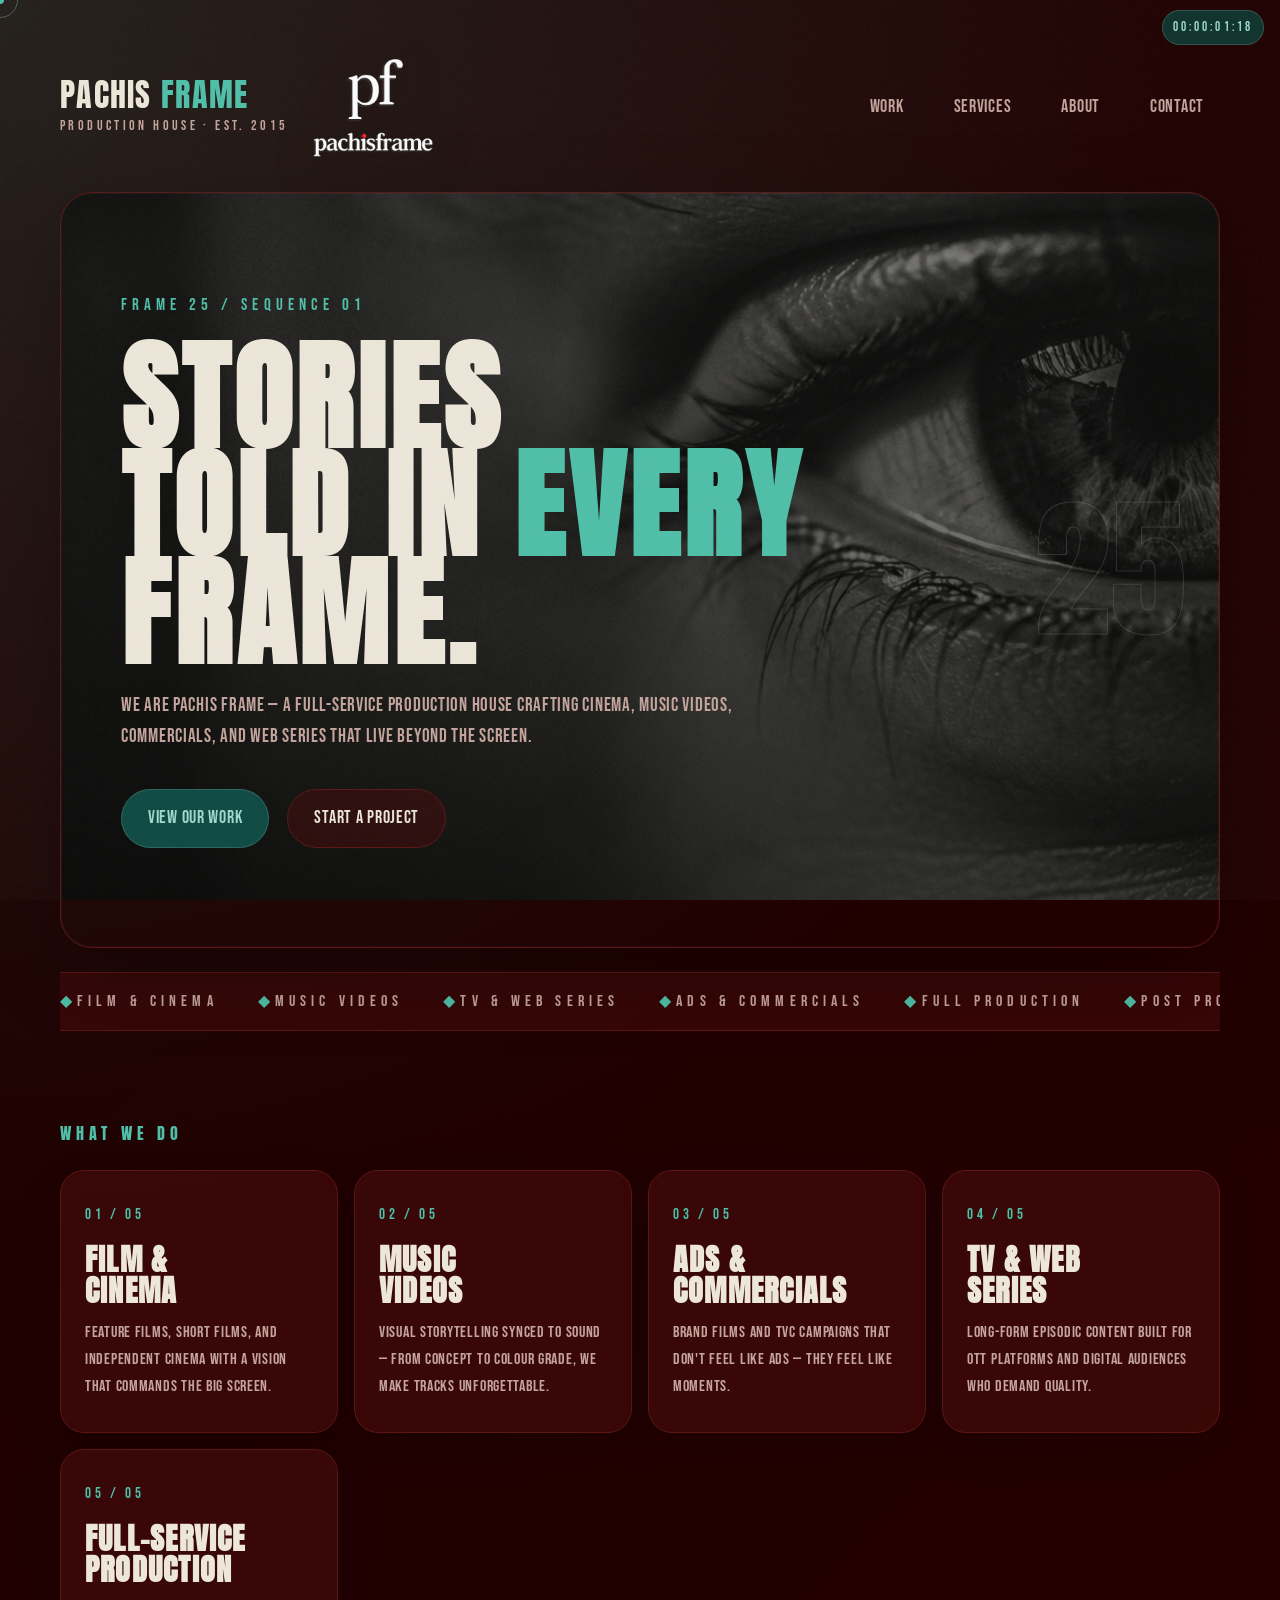
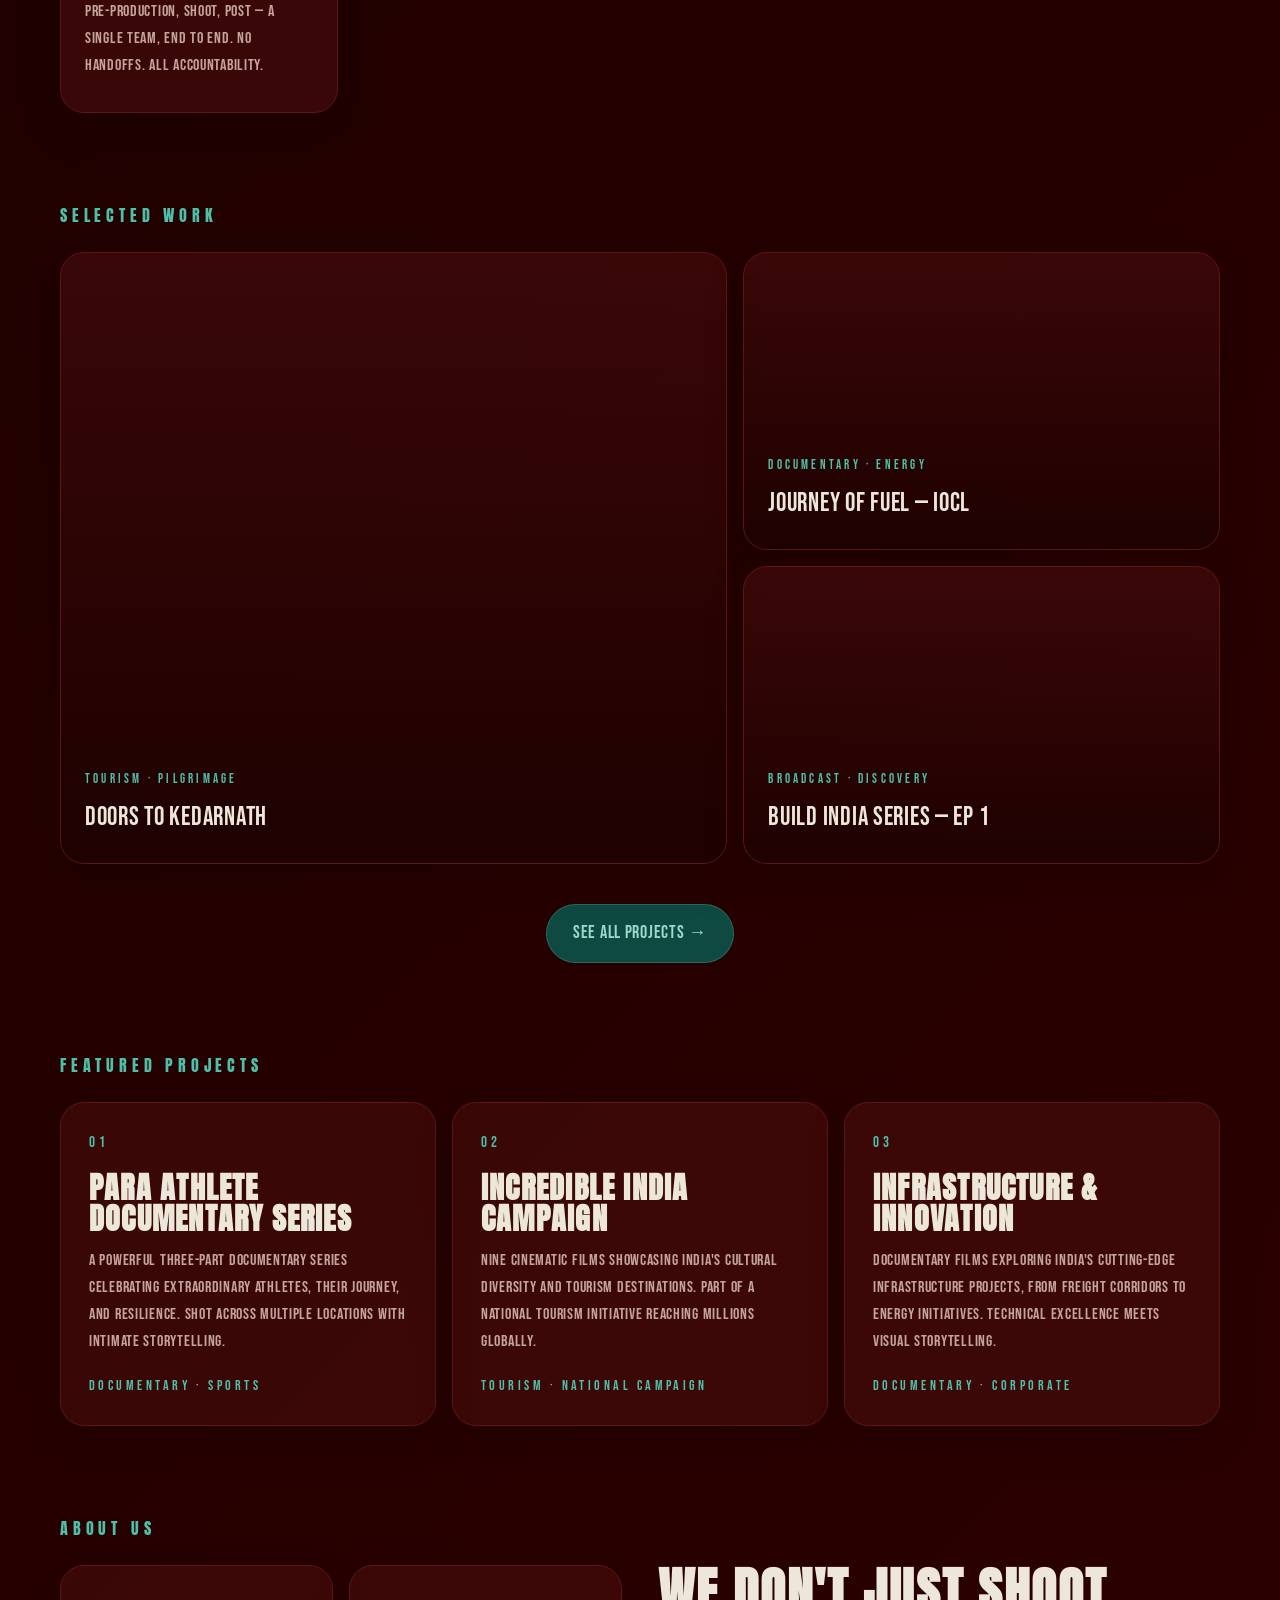
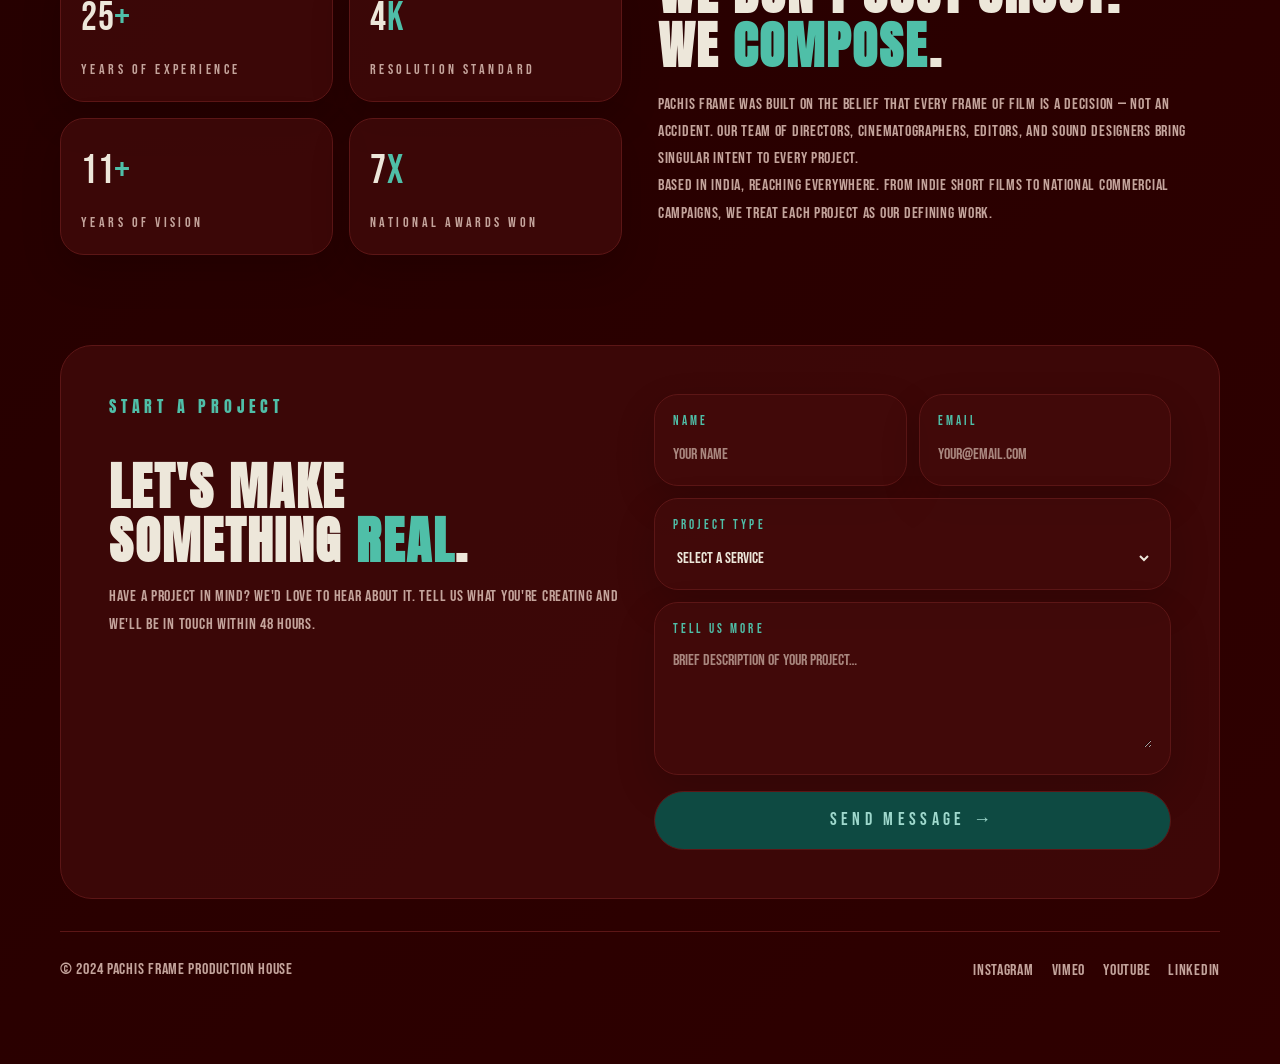
<file: index.html>
<!DOCTYPE html>
<html lang="en">
<head>
<meta charset="UTF-8">
<meta name="viewport" content="width=device-width, initial-scale=1.0">
<title>Production House</title>
<link rel="preconnect" href="https://fonts.googleapis.com">
<link href="https://fonts.googleapis.com/css2?family=Anton&family=Bebas+Neue&display=swap" rel="stylesheet">
<link rel="stylesheet" href="styles-index.css">
</head>
<body>

<!-- SHUTTER REVEAL -->
<div class="shutter" id="shutter">
  <div class="shutter-blade"></div>
  <div class="shutter-blade"></div>
  <div class="shutter-blade"></div>
  <div class="shutter-blade"></div>
  <div class="shutter-blade"></div>
</div>

<!-- GRAIN -->
<div class="grain"></div>

<!-- CURSOR -->
<div class="cursor" id="cursor"></div>
<div class="cursor-ring" id="cursorRing"></div>

<!-- FILM FRAME BORDERS -->
<div class="film-strip-top">
  <div class="sprockets" id="sprockets-top"></div>
</div>
<div class="film-strip-bottom">
  <div class="sprockets" id="sprockets-bottom"></div>
</div>
<div class="film-strip-left">
  <div id="sprockets-left" style="display:flex;flex-direction:column;align-items:center;gap:var(--sprocket-gap);"></div>
</div>
<div class="film-strip-right">
  <div id="sprockets-right" style="display:flex;flex-direction:column;align-items:center;gap:var(--sprocket-gap);"></div>
</div>

<!-- FRAME COUNTER -->
<div class="frame-counter" id="frameCounter">00:00:00:00</div>

<!-- MAIN CONTENT -->
<div class="frame-content">

  <!-- NAV -->
  <nav>
    <div class="logo">
      <div class="logo-text">
        <div class="logo-main">Pachis <span>Frame</span></div>
        <div class="logo-sub">Production House · Est. 2015</div>
      </div>
      <img src="pf-logo.png" alt="PF Logo" class="pf-logo" title="Pachis Frame">
    </div>
    <ul class="nav-links">
      <li><a href="work.html">Work</a></li>
      <li><a href="#services">Services</a></li>
      <li><a href="#about">About</a></li>
      <li><a href="#contact">Contact</a></li>
    </ul>
  </nav>

  <!-- HERO -->
  <section class="hero" style="background-image: linear-gradient(135deg, rgba(10,10,8,0.7) 0%, rgba(10,10,8,0.5) 50%, rgba(10,10,8,0.7) 100%), url('bg-cinematic.jpg'); background-size: cover; background-position: center; background-attachment: fixed;">
    <div class="hero-eyebrow">Frame 25 / Sequence 01</div>
    <h1 class="hero-title reveal">
      Stories<br>told in <em>every</em><br>frame.
    </h1>
    <p class="hero-body reveal">
      We are Pachis Frame — a full-service production house crafting cinema, music videos, commercials, and web series that live beyond the screen.
    </p>
    <div class="hero-cta reveal">
      <a href="work.html" class="btn-primary">View Our Work</a>
      <a href="#contact" class="btn-ghost">Start a Project</a>
    </div>
    <div class="hero-frame-no">25</div>
  </section>

  <!-- TICKER -->
  <div class="ticker-wrap">
    <div class="ticker-track" id="ticker"></div>
  </div>

  <!-- SERVICES -->
  <section class="section" id="services">
    <div class="section-label">What We Do</div>
    <div class="services-grid">
      <div class="service-card reveal">
        <div class="service-num">01 / 05</div>
        <h3 class="service-title">Film &amp;<br>Cinema</h3>
        <p class="service-desc">Feature films, short films, and independent cinema with a vision that commands the big screen.</p>
      </div>
      <div class="service-card reveal">
        <div class="service-num">02 / 05</div>
        <h3 class="service-title">Music<br>Videos</h3>
        <p class="service-desc">Visual storytelling synced to sound — from concept to colour grade, we make tracks unforgettable.</p>
      </div>
      <div class="service-card reveal">
        <div class="service-num">03 / 05</div>
        <h3 class="service-title">Ads &amp;<br>Commercials</h3>
        <p class="service-desc">Brand films and TVC campaigns that don't feel like ads — they feel like moments.</p>
      </div>
      <div class="service-card reveal">
        <div class="service-num">04 / 05</div>
        <h3 class="service-title">TV &amp; Web<br>Series</h3>
        <p class="service-desc">Long-form episodic content built for OTT platforms and digital audiences who demand quality.</p>
      </div>
      <div class="service-card reveal">
        <div class="service-num">05 / 05</div>
        <h3 class="service-title">Full-Service<br>Production</h3>
        <p class="service-desc">Pre-production, shoot, post — a single team, end to end. No handoffs. All accountability.</p>
      </div>
    </div>
  </section>

  <!-- WORK -->
  <section class="section" id="work">
    <div class="section-label">Selected Work</div>
    <div class="work-grid reveal">
      <a href="work.html" class="work-item" onclick="document.getElementById('lightboxInner') && (window.location.hash = '#videos-doors-to-kedarnath')">
        <div class="work-bg" style="background-image:url('https://img.youtube.com/vi/a6baR1G6ljI/maxresdefault.jpg'); background-size: cover; background-position: center;">
          <div class="work-thumb-title">Doors To Kedarnath</div>
        </div>
        <div class="work-frame-deco"></div>
        <div class="work-item-inner">
          <div class="work-tag">Tourism · Pilgrimage</div>
          <div class="work-name">Doors To Kedarnath</div>
        </div>
      </a>
      <a href="work.html" class="work-item" onclick="document.getElementById('lightboxInner') && (window.location.hash = '#videos-iocl')">
        <div class="work-bg" style="background-image:url('https://img.youtube.com/vi/2nuiPxfGo1U/maxresdefault.jpg'); background-size: cover; background-position: center;">
          <div class="work-thumb-title">Journey Of Fuel — IOCL</div>
        </div>
        <div class="work-frame-deco"></div>
        <div class="work-item-inner">
          <div class="work-tag">Documentary · Energy</div>
          <div class="work-name">Journey Of Fuel — IOCL</div>
        </div>
      </a>
      <a href="work.html" class="work-item" onclick="document.getElementById('lightboxInner') && (window.location.hash = '#videos-build-india')">
        <div class="work-bg" style="background-image:url('https://img.youtube.com/vi/jTWuw_oBtJY/maxresdefault.jpg'); background-size: cover; background-position: center;">
          <div class="work-thumb-title">Build India Series — Ep 1</div>
        </div>
        <div class="work-frame-deco"></div>
        <div class="work-item-inner">
          <div class="work-tag">Broadcast · Discovery</div>
          <div class="work-name">Build India Series — Ep 1</div>
        </div>
      </a>
    </div>
    <div style="margin-top:40px;text-align:center;">
      <a href="work.html" class="btn-primary" style="display:inline-block;">See All Projects →</a>
    </div>
  </section>

  <!-- FEATURED PROJECTS -->
  <section class="section" id="projects">
    <div class="section-label">Featured Projects</div>
    <div class="projects-showcase reveal">
      <div class="project-card">
        <div class="project-num">01</div>
        <h3 class="project-title">Para Athlete Documentary Series</h3>
        <p class="project-desc">A powerful three-part documentary series celebrating extraordinary athletes, their journey, and resilience. Shot across multiple locations with intimate storytelling.</p>
        <div class="project-meta">Documentary · Sports</div>
      </div>
      <div class="project-card">
        <div class="project-num">02</div>
        <h3 class="project-title">Incredible India Campaign</h3>
        <p class="project-desc">Nine cinematic films showcasing India's cultural diversity and tourism destinations. Part of a national tourism initiative reaching millions globally.</p>
        <div class="project-meta">Tourism · National Campaign</div>
      </div>
      <div class="project-card">
        <div class="project-num">03</div>
        <h3 class="project-title">Infrastructure & Innovation</h3>
        <p class="project-desc">Documentary films exploring India's cutting-edge infrastructure projects, from freight corridors to energy initiatives. Technical excellence meets visual storytelling.</p>
        <div class="project-meta">Documentary · Corporate</div>
      </div>
    </div>
  </section>

  <!-- ABOUT -->
  <section class="section" id="about">
    <div class="section-label">About Us</div>
    <div class="about-layout">
      <div class="about-stat-grid reveal">
        <div class="about-stat">
          <div class="about-stat-num">25<em>+</em></div>
          <div class="about-stat-label">Years Of Experience</div>
        </div>
        <div class="about-stat">
          <div class="about-stat-num">4<em>K</em></div>
          <div class="about-stat-label">Resolution Standard</div>
        </div>
        <div class="about-stat">
          <div class="about-stat-num">11<em>+</em></div>
          <div class="about-stat-label">Years of Vision</div>
        </div>
        <div class="about-stat">
          <div class="about-stat-num">7<em>x</em></div>
          <div class="about-stat-label">National Awards Won</div>
        </div>
      </div>
      <div class="about-text reveal">
        <h2>We don't just shoot.<br>We <em>compose</em>.</h2>
        <p>Pachis Frame was built on the belief that every frame of film is a decision — not an accident. Our team of directors, cinematographers, editors, and sound designers bring singular intent to every project.</p>
        <p>Based in India, reaching everywhere. From indie short films to national commercial campaigns, we treat each project as our defining work.</p>
      </div>
    </div>
  </section>

  <!-- CONTACT -->
  <section class="contact-section" id="contact">
    <div class="reveal">
      <div class="section-label" style="margin-bottom:40px;">Start a Project</div>
      <h2 class="contact-heading">Let's make<br>something <em>real</em>.</h2>
      <p class="contact-sub">Have a project in mind? We'd love to hear about it. Tell us what you're creating and we'll be in touch within 48 hours.</p>
    </div>
    <div class="contact-form reveal">
      <div class="form-row">
        <div class="field"><label>Name</label><input type="text" placeholder="Your name"></div>
        <div class="field"><label>Email</label><input type="email" placeholder="your@email.com"></div>
      </div>
      <div class="field"><label>Project Type</label>
        <select>
          <option value="">Select a service</option>
          <option>Film & Cinema</option>
          <option>Music Video</option>
          <option>Commercial / Ad</option>
          <option>TV / Web Series</option>
          <option>Other</option>
        </select>
      </div>
      <div class="field"><label>Tell Us More</label><textarea placeholder="Brief description of your project…"></textarea></div>
      <button class="form-submit" type="button">
        <span>Send Message</span>
        <span>→</span>
      </button>
    </div>
  </section>

  <!-- FOOTER -->
  <footer>
    <div class="footer-copy">© 2024 Pachis Frame Production House</div>
    <ul class="footer-social">
      <li><a href="#">Instagram</a></li>
      <li><a href="#">Vimeo</a></li>
      <li><a href="#">YouTube</a></li>
      <li><a href="#">LinkedIn</a></li>
    </ul>
  </footer>

</div><!-- /frame-content -->

<script>
// CURSOR
const cursor = document.getElementById('cursor');
const ring = document.getElementById('cursorRing');
let mx = 0, my = 0, rx = 0, ry = 0;
document.addEventListener('mousemove', e => { mx = e.clientX; my = e.clientY; });
function animCursor() {
  cursor.style.left = mx + 'px'; cursor.style.top = my + 'px';
  rx += (mx - rx) * 0.14; ry += (my - ry) * 0.14;
  ring.style.left = rx + 'px'; ring.style.top = ry + 'px';
  requestAnimationFrame(animCursor);
}
animCursor();
document.querySelectorAll('a, button, .service-card, .work-item').forEach(el => {
  el.addEventListener('mouseenter', () => { cursor.style.width = '16px'; cursor.style.height = '16px'; ring.style.width = '56px'; ring.style.height = '56px'; });
  el.addEventListener('mouseleave', () => { cursor.style.width = '8px'; cursor.style.height = '8px'; ring.style.width = '36px'; ring.style.height = '36px'; });
});

// SPROCKETS
function makeSprockets(id, count, vertical = false) {
  const c = document.getElementById(id);
  for (let i = 0; i < count; i++) {
    const s = document.createElement('div');
    s.className = vertical ? 'sprocket-v' : 'sprocket';
    c.appendChild(s);
  }
}
makeSprockets('sprockets-top', 60);
makeSprockets('sprockets-bottom', 60);
makeSprockets('sprockets-left', 30, true);
makeSprockets('sprockets-right', 30, true);

// FRAME COUNTER
let frames = 0;
const fc = document.getElementById('frameCounter');
setInterval(() => {
  frames++;
  const f = frames % 25;
  const s = Math.floor(frames / 25) % 60;
  const m = Math.floor(frames / 1500) % 60;
  const h = Math.floor(frames / 90000);
  fc.textContent = `${String(h).padStart(2,'0')}:${String(m).padStart(2,'0')}:${String(s).padStart(2,'0')}:${String(f).padStart(2,'0')}`;
}, 40);

// TICKER
const items = ['Film & Cinema','Music Videos','TV & Web Series','Ads & Commercials','Full Production','Post Production','Color Grading','Sound Design'];
const track = document.getElementById('ticker');
let html = '';
for (let i = 0; i < 3; i++) {
  items.forEach(t => { html += `<span class="ticker-item"><span>◆</span>${t}</span>`; });
}
track.innerHTML = html;

// SCROLL REVEAL
const reveals = document.querySelectorAll('.reveal');
const obs = new IntersectionObserver(entries => {
  entries.forEach((e, i) => {
    if (e.isIntersecting) {
      setTimeout(() => e.target.classList.add('visible'), 60);
      obs.unobserve(e.target);
    }
  });
}, { threshold: 0.1 });
reveals.forEach(r => obs.observe(r));

// SHUTTER — remove after animation
setTimeout(() => { document.getElementById('shutter').style.display = 'none'; }, 1400);
</script>
</body>
</html>
</file>
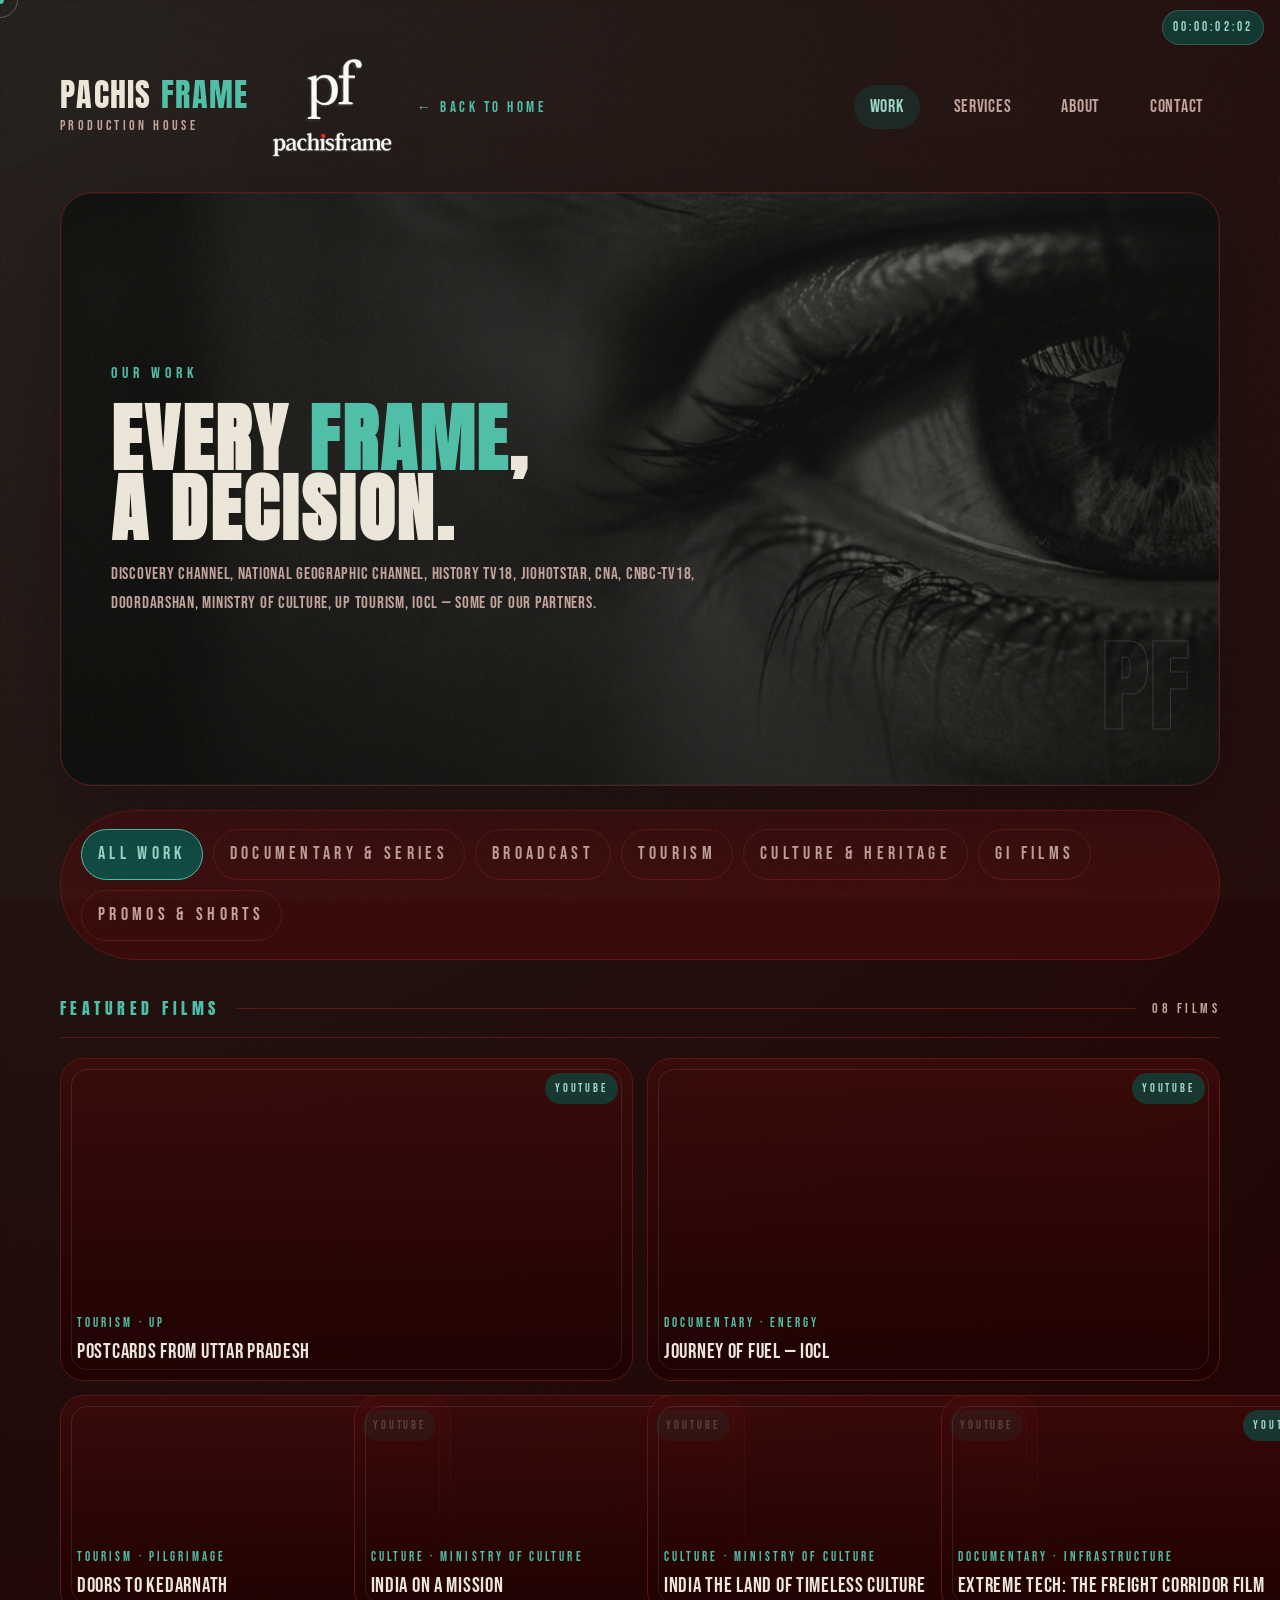
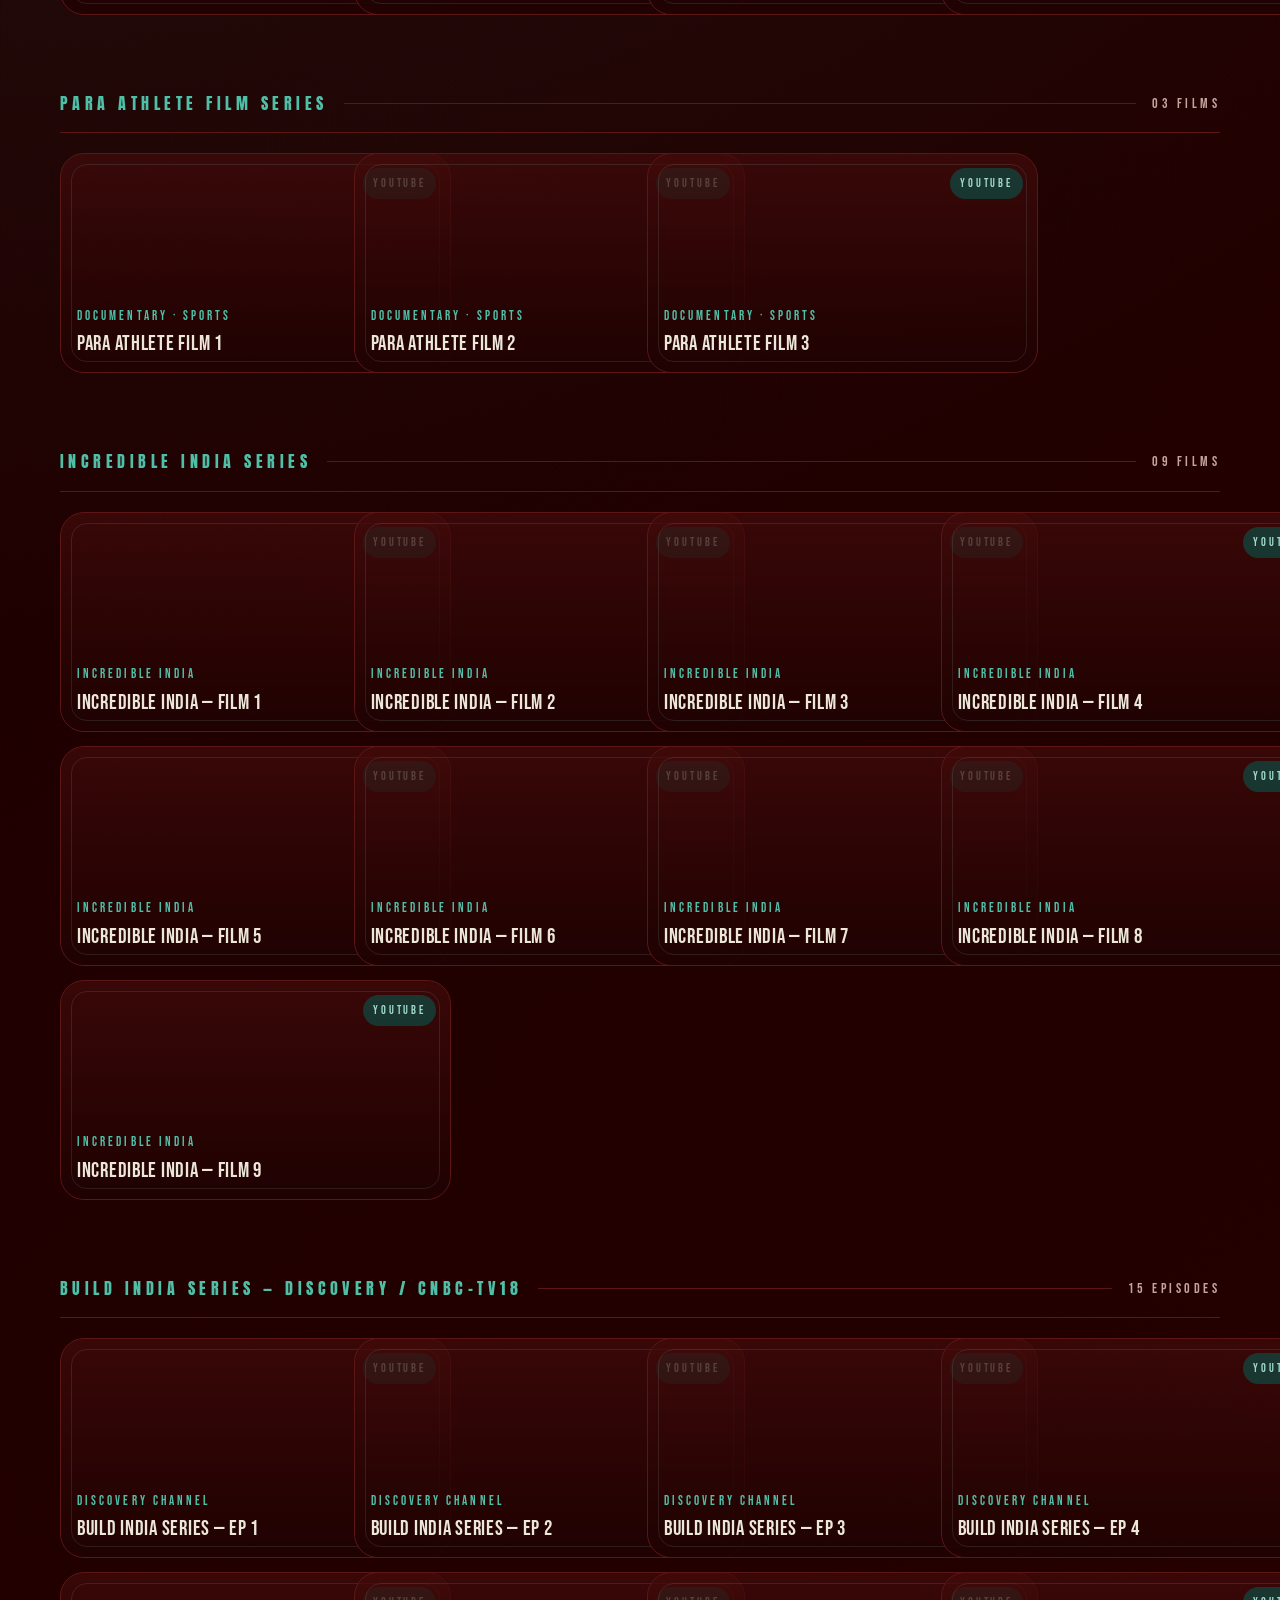
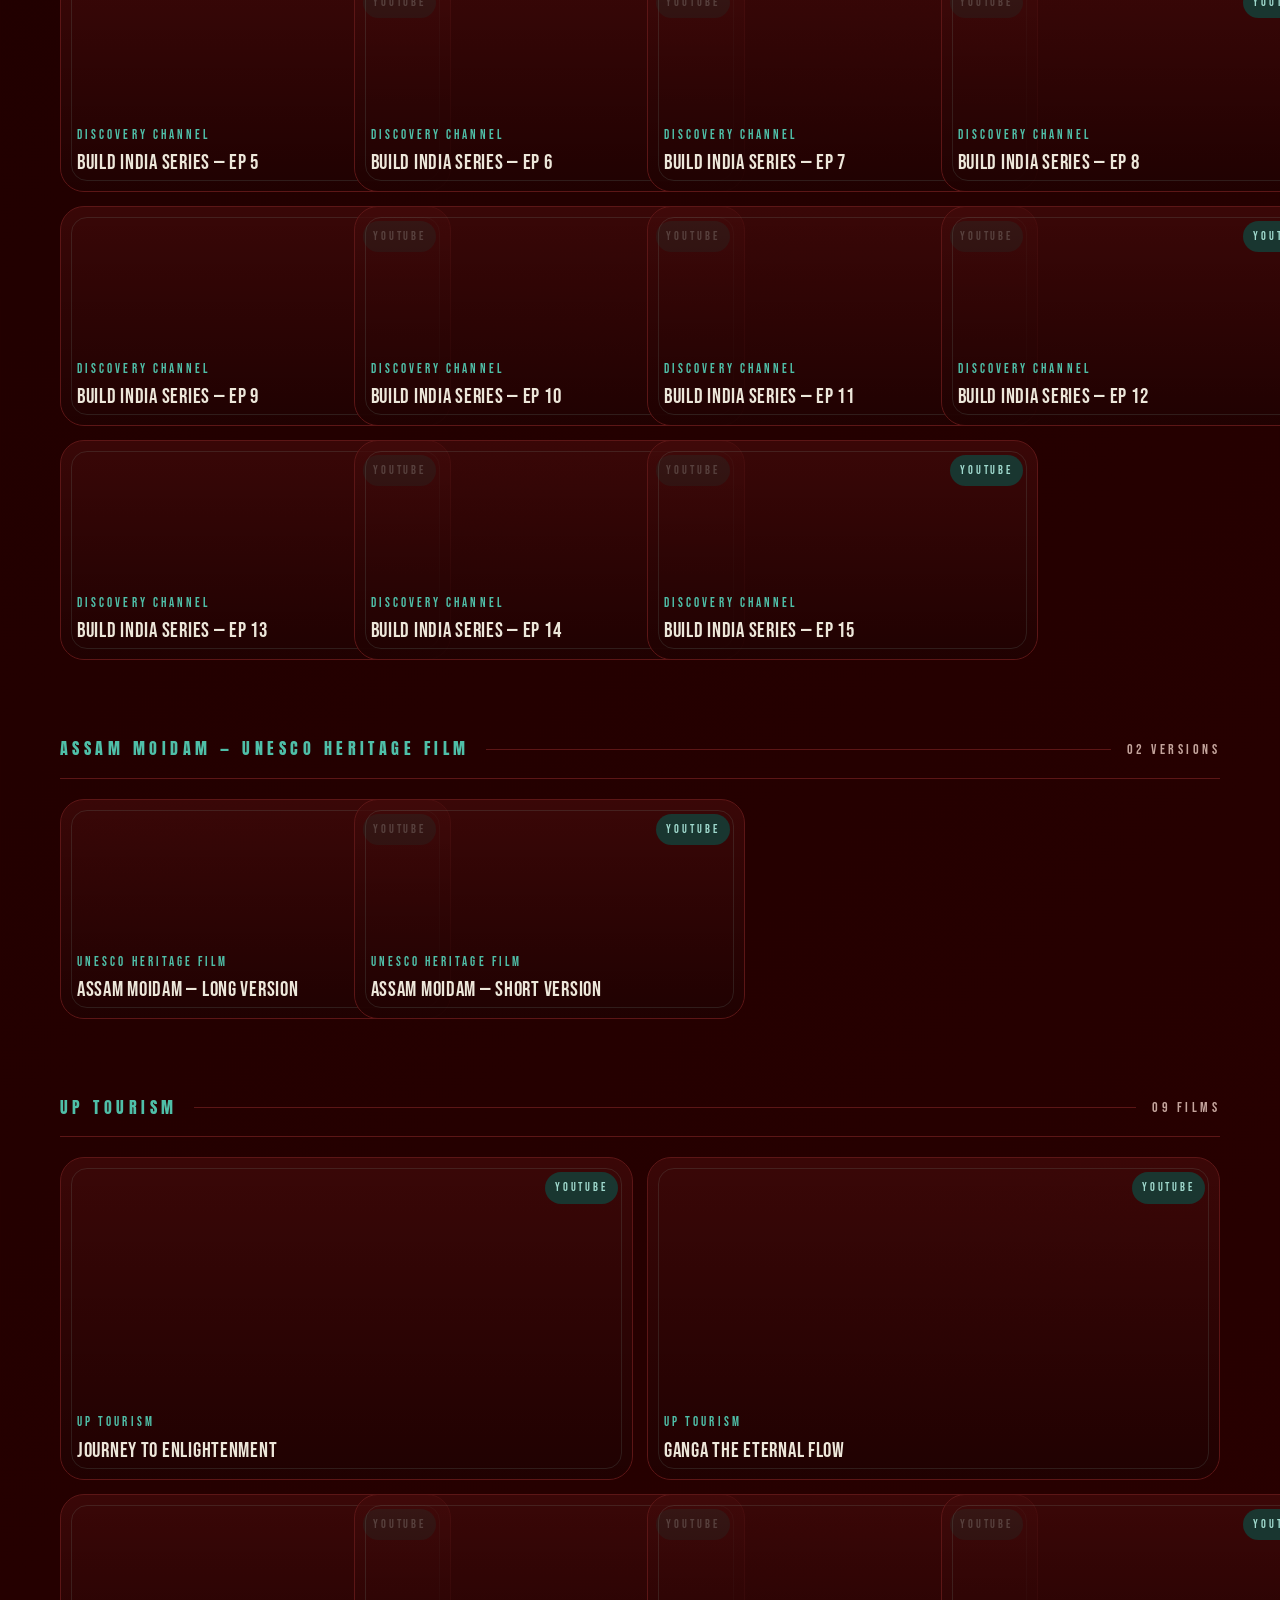
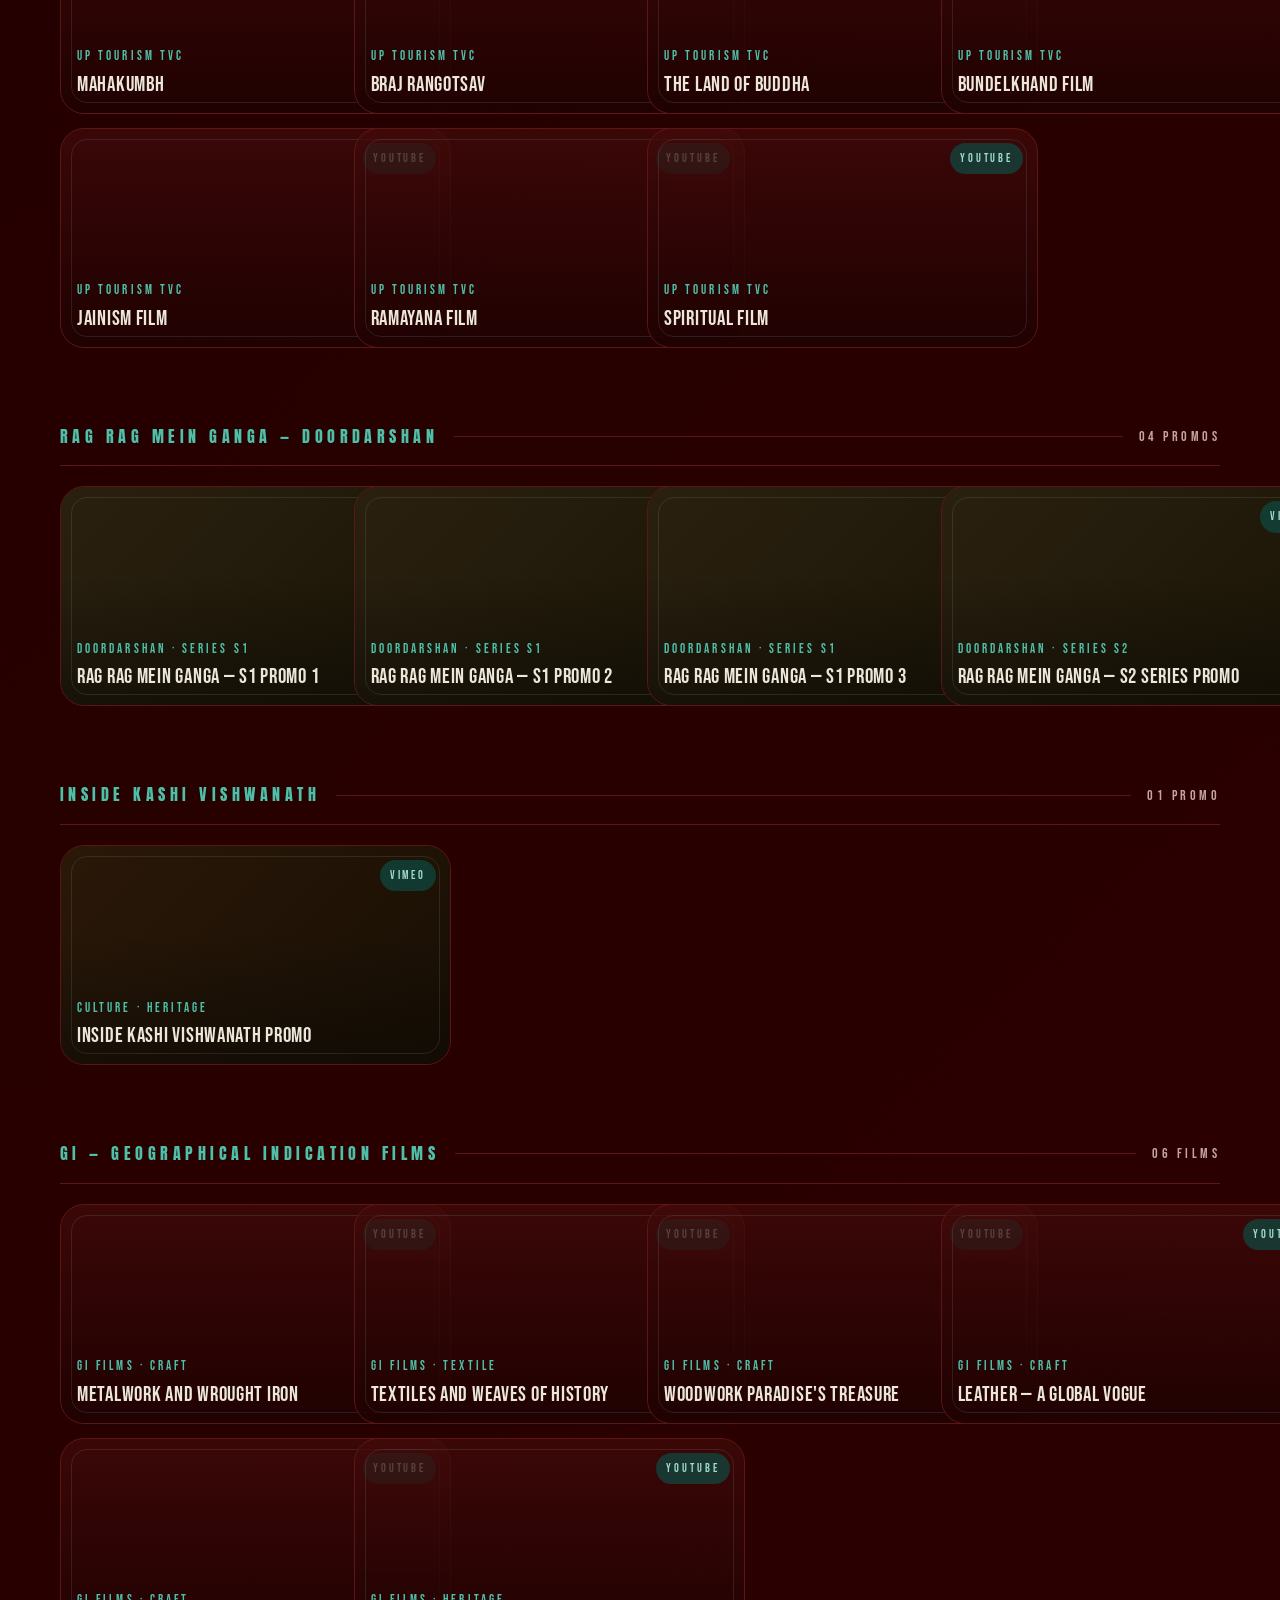
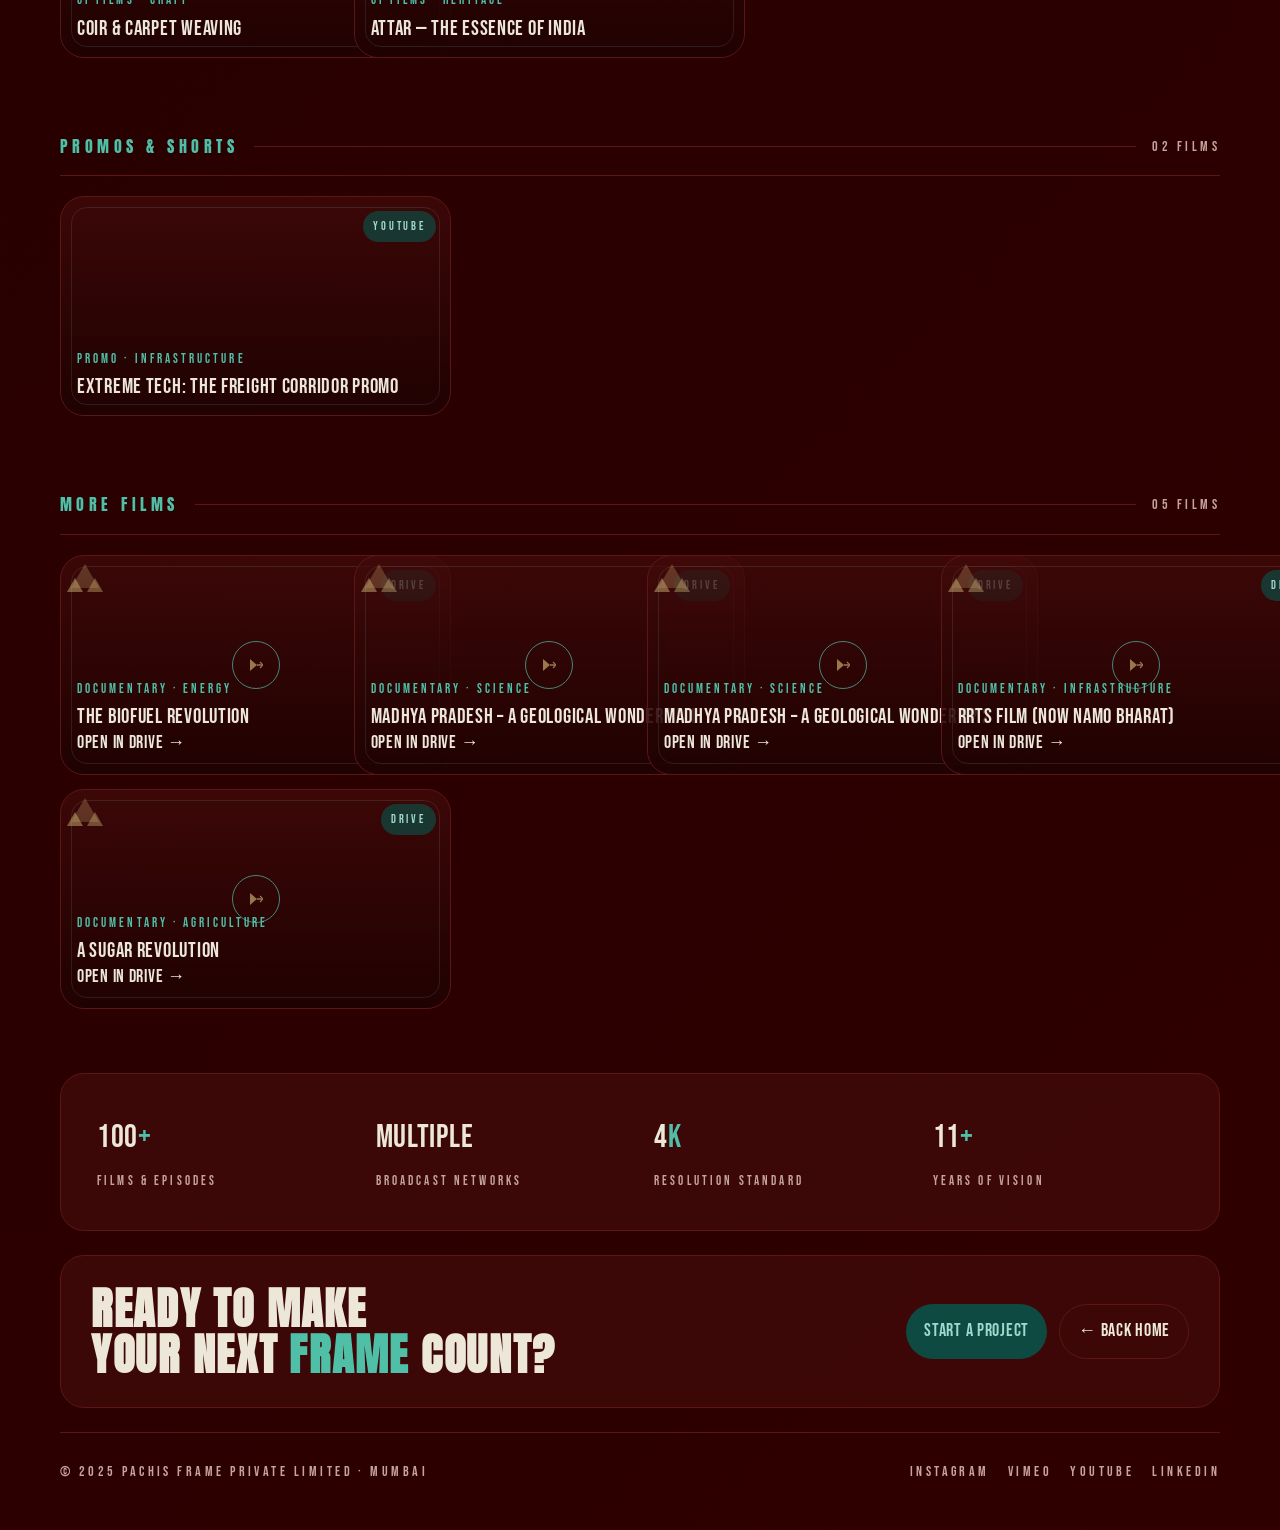
<file: work.html>
<!DOCTYPE html>
<html lang="en">
<head>
<meta charset="UTF-8">
<meta name="viewport" content="width=device-width, initial-scale=1.0">
<title>Our Work — Pachis Frame</title>
<link rel="preconnect" href="https://fonts.googleapis.com">
<link href="https://fonts.googleapis.com/css2?family=Anton&family=Bebas+Neue&display=swap" rel="stylesheet">
<link rel="stylesheet" href="styles-work.css">
</head>
<body>

<!-- SHUTTER -->
<div class="shutter" id="shutter">
  <div class="shutter-blade"></div><div class="shutter-blade"></div>
  <div class="shutter-blade"></div><div class="shutter-blade"></div>
  <div class="shutter-blade"></div>
</div>

<div class="grain"></div>
<div class="cursor" id="cursor"></div>
<div class="cursor-ring" id="cursorRing"></div>

<div class="film-strip-top"><div class="sprockets" id="sprockets-top"></div></div>
<div class="film-strip-bottom"><div class="sprockets" id="sprockets-bottom"></div></div>
<div class="film-strip-left"><div id="sprockets-left" style="display:flex;flex-direction:column;align-items:center;gap:var(--sprocket-gap);"></div></div>
<div class="film-strip-right"><div id="sprockets-right" style="display:flex;flex-direction:column;align-items:center;gap:var(--sprocket-gap);"></div></div>
<div class="frame-counter" id="frameCounter">00:00:00:00</div>

<!-- LIGHTBOX -->
<div class="lightbox" id="lightbox">
  <div class="lightbox-inner" id="lightboxInner">
    <button class="lightbox-close" id="lightboxClose">✕&nbsp;&nbsp;Close</button>
    <div id="lightboxContent"></div>
    <div class="lightbox-meta">
      <div>
        <div class="lightbox-cat" id="lightboxCat"></div>
        <div class="lightbox-title" id="lightboxTitle"></div>
      </div>
    </div>
  </div>
</div>

<div class="frame-content">

  <!-- NAV -->
  <nav>
    <div class="logo">
      <div class="logo-text">
        <a href="index.html" class="logo-main">Pachis <span>Frame</span></a>
        <div class="logo-sub">Production House </div>
      </div>
      <img src="pf-logo.png" alt="PF Logo" class="pf-logo" title="Pachis Frame">
      <a href="index.html" class="back-btn">← Back to Home</a>
    </div>
    <ul class="nav-links">
      <li><a href="work.html" class="active">Work</a></li>
      <li><a href="index.html#services">Services</a></li>
      <li><a href="index.html#about">About</a></li>
      <li><a href="index.html#contact">Contact</a></li>
    </ul>
  </nav>

  <!-- PAGE HEADER -->
  <div class="page-header" style="background-image: linear-gradient(135deg, rgba(10,10,8,0.8) 0%, rgba(10,10,8,0.6) 50%, rgba(10,10,8,0.8) 100%), url('bg-cinematic.jpg'); background-size: cover; background-position: center; background-attachment: fixed;">
    <div class="page-eyebrow">OUR WORK</div>
    <h1 class="page-title">Every <em>frame</em>,<br>a decision.</h1>
    <p class="page-subtitle">Discovery Channel, National Geographic Channel, History TV18, JioHotstar, CNA, CNBC-TV18, Doordarshan, Ministry of Culture, UP Tourism, IOCL — some of our partners.</p>
    <div class="page-frame-no">PF</div>
  </div>

  <!-- FILTER BAR -->
  <div class="filter-bar">
    <button class="filter-btn active" data-filter="all">All Work</button>
    <button class="filter-btn" data-filter="documentary">Documentary &amp; Series</button>
    <button class="filter-btn" data-filter="broadcast">Broadcast</button>
    <button class="filter-btn" data-filter="tourism">Tourism</button>
    <button class="filter-btn" data-filter="culture">Culture &amp; Heritage</button>
    <button class="filter-btn" data-filter="gi">GI Films</button>
    <button class="filter-btn" data-filter="promo">Promos &amp; Shorts</button>
  </div>

  <!-- ══════════════════════════════════════════════
       SECTION 1 — FEATURED / STANDALONE FILMS
  ═══════════════════════════════════════════════ -->
  <div class="cat-section">
    <div class="cat-header reveal">
      <div class="cat-label">Featured Films</div>
      <div class="cat-line"></div>
      <div class="cat-count">08 Films</div>
    </div>
  </div>
  <div class="works-section">
    <div class="video-grid featured-first" id="grid-featured">

      <div class="video-card reveal" data-category="tourism"
           data-videoid="_B_gtZFF--w" data-source="youtube"
           data-title="Postcards From Uttar Pradesh" data-cat="Tourism · UP">
        <div class="video-thumb" style="background-image:url('https://img.youtube.com/vi/_B_gtZFF--w/maxresdefault.jpg')"></div>
        <div class="video-overlay"></div>
        <div class="video-frame-line"></div>
        <div class="source-badge">YouTube</div>
        <div class="play-btn"><svg width="14" height="16" viewBox="0 0 14 16" fill="none"><path d="M1 1L13 8L1 15V1Z" fill="#c8a96e"/></svg></div>
        <div class="video-info">
          <div class="video-cat">Tourism · UP</div>
          <div class="video-title">Postcards From Uttar Pradesh</div>
        </div>
      </div>

      <div class="video-card reveal" data-category="documentary"
           data-videoid="2nuiPxfGo1U" data-source="youtube"
           data-title="Journey Of Fuel — IOCL" data-cat="Documentary · Energy">
        <div class="video-thumb" style="background-image:url('https://img.youtube.com/vi/2nuiPxfGo1U/maxresdefault.jpg')"></div>
        <div class="video-overlay"></div>
        <div class="video-frame-line"></div>
        <div class="source-badge">YouTube</div>
        <div class="play-btn"><svg width="14" height="16" viewBox="0 0 14 16" fill="none"><path d="M1 1L13 8L1 15V1Z" fill="#c8a96e"/></svg></div>
        <div class="video-info">
          <div class="video-cat">Documentary · Energy</div>
          <div class="video-title">Journey Of Fuel — IOCL</div>
        </div>
      </div>

      <div class="video-card reveal" data-category="tourism"
           data-videoid="a6baR1G6ljI" data-source="youtube"
           data-title="Doors To Kedarnath" data-cat="Tourism · Pilgrimage">
        <div class="video-thumb" style="background-image:url('https://img.youtube.com/vi/a6baR1G6ljI/maxresdefault.jpg')"></div>
        <div class="video-overlay"></div>
        <div class="video-frame-line"></div>
        <div class="source-badge">YouTube</div>
        <div class="play-btn"><svg width="14" height="16" viewBox="0 0 14 16" fill="none"><path d="M1 1L13 8L1 15V1Z" fill="#c8a96e"/></svg></div>
        <div class="video-info">
          <div class="video-cat">Tourism · Pilgrimage</div>
          <div class="video-title">Doors To Kedarnath</div>
        </div>
      </div>

      <div class="video-card reveal" data-category="culture"
           data-videoid="5Mc6IzIeyDk" data-source="youtube"
           data-title="India On A Mission — Ministry of Culture" data-cat="Culture · Ministry of Culture">
        <div class="video-thumb" style="background-image:url('https://img.youtube.com/vi/5Mc6IzIeyDk/maxresdefault.jpg')"></div>
        <div class="video-overlay"></div>
        <div class="video-frame-line"></div>
        <div class="source-badge">YouTube</div>
        <div class="play-btn"><svg width="14" height="16" viewBox="0 0 14 16" fill="none"><path d="M1 1L13 8L1 15V1Z" fill="#c8a96e"/></svg></div>
        <div class="video-info">
          <div class="video-cat">Culture · Ministry of Culture</div>
          <div class="video-title">India On A Mission</div>
        </div>
      </div>

      <div class="video-card reveal" data-category="culture"
           data-videoid="uENxWjMSAik" data-source="youtube"
           data-title="India The Land Of Timeless Culture — Ministry of Culture" data-cat="Culture · Ministry of Culture">
        <div class="video-thumb" style="background-image:url('https://img.youtube.com/vi/uENxWjMSAik/maxresdefault.jpg')"></div>
        <div class="video-overlay"></div>
        <div class="video-frame-line"></div>
        <div class="source-badge">YouTube</div>
        <div class="play-btn"><svg width="14" height="16" viewBox="0 0 14 16" fill="none"><path d="M1 1L13 8L1 15V1Z" fill="#c8a96e"/></svg></div>
        <div class="video-info">
          <div class="video-cat">Culture · Ministry of Culture</div>
          <div class="video-title">India The Land Of Timeless Culture</div>
        </div>
      </div>

      <div class="video-card reveal" data-category="documentary"
           data-videoid="wspP2FaLEd8" data-source="youtube"
           data-title="Extreme Tech: The Freight Corridor Film" data-cat="Documentary · Infrastructure">
        <div class="video-thumb" style="background-image:url('https://img.youtube.com/vi/wspP2FaLEd8/maxresdefault.jpg')"></div>
        <div class="video-overlay"></div>
        <div class="video-frame-line"></div>
        <div class="source-badge">YouTube</div>
        <div class="play-btn"><svg width="14" height="16" viewBox="0 0 14 16" fill="none"><path d="M1 1L13 8L1 15V1Z" fill="#c8a96e"/></svg></div>
        <div class="video-info">
          <div class="video-cat">Documentary · Infrastructure</div>
          <div class="video-title">Extreme Tech: The Freight Corridor Film</div>
        </div>
      </div>

    </div>
  </div>

  <!-- ══════════════════════════════════════════════
       SECTION 2 — PARA ATHLETE SERIES
  ═══════════════════════════════════════════════ -->
  <div class="cat-section">
    <div class="cat-header reveal">
      <div class="cat-label">Para Athlete Film Series</div>
      <div class="cat-line"></div>
      <div class="cat-count">03 Films</div>
    </div>
  </div>
  <div class="works-section">
    <div class="video-grid" id="grid-para">

      <div class="video-card reveal" data-category="documentary"
           data-videoid="EXRk9Vy6BZ0" data-source="youtube"
           data-title="Para Athlete Film 1" data-cat="Documentary · Sports">
        <div class="video-thumb" style="background-image:url('https://img.youtube.com/vi/EXRk9Vy6BZ0/maxresdefault.jpg')"></div>
        <div class="video-overlay"></div>
        <div class="video-frame-line"></div>
        <div class="source-badge">YouTube</div>
        <div class="play-btn"><svg width="14" height="16" viewBox="0 0 14 16" fill="none"><path d="M1 1L13 8L1 15V1Z" fill="#c8a96e"/></svg></div>
        <div class="video-info">
          <div class="video-cat">Documentary · Sports</div>
          <div class="video-title">Para Athlete Film 1</div>
        </div>
      </div>

      <div class="video-card reveal" data-category="documentary"
           data-videoid="6yxaTI1Kacs" data-source="youtube"
           data-title="Para Athlete Film 2" data-cat="Documentary · Sports">
        <div class="video-thumb" style="background-image:url('https://img.youtube.com/vi/6yxaTI1Kacs/maxresdefault.jpg')"></div>
        <div class="video-overlay"></div>
        <div class="video-frame-line"></div>
        <div class="source-badge">YouTube</div>
        <div class="play-btn"><svg width="14" height="16" viewBox="0 0 14 16" fill="none"><path d="M1 1L13 8L1 15V1Z" fill="#c8a96e"/></svg></div>
        <div class="video-info">
          <div class="video-cat">Documentary · Sports</div>
          <div class="video-title">Para Athlete Film 2</div>
        </div>
      </div>

      <div class="video-card reveal" data-category="documentary"
           data-videoid="1Hbpo1EiDGc" data-source="youtube"
           data-title="Para Athlete Film 3" data-cat="Documentary · Sports">
        <div class="video-thumb" style="background-image:url('https://img.youtube.com/vi/1Hbpo1EiDGc/maxresdefault.jpg')"></div>
        <div class="video-overlay"></div>
        <div class="video-frame-line"></div>
        <div class="source-badge">YouTube</div>
        <div class="play-btn"><svg width="14" height="16" viewBox="0 0 14 16" fill="none"><path d="M1 1L13 8L1 15V1Z" fill="#c8a96e"/></svg></div>
        <div class="video-info">
          <div class="video-cat">Documentary · Sports</div>
          <div class="video-title">Para Athlete Film 3</div>
        </div>
      </div>

    </div>
  </div>

  <!-- ══════════════════════════════════════════════
       SECTION 3 — INCREDIBLE INDIA SERIES
  ═══════════════════════════════════════════════ -->
  <div class="cat-section">
    <div class="cat-header reveal">
      <div class="cat-label">Incredible India Series</div>
      <div class="cat-line"></div>
      <div class="cat-count">09 Films</div>
    </div>
  </div>
  <div class="works-section">
    <div class="video-grid" id="grid-incredibleindia">

      <div class="video-card reveal" data-category="tourism"
           data-videoid="qRhvvIU5agM" data-source="youtube"
           data-title="Incredible India — Film 1" data-cat="Tourism · Incredible India">
        <div class="video-thumb" style="background-image:url('https://img.youtube.com/vi/qRhvvIU5agM/maxresdefault.jpg')"></div>
        <div class="video-overlay"></div><div class="video-frame-line"></div>
        <div class="source-badge">YouTube</div>
        <div class="play-btn"><svg width="14" height="16" viewBox="0 0 14 16" fill="none"><path d="M1 1L13 8L1 15V1Z" fill="#c8a96e"/></svg></div>
        <div class="video-info"><div class="video-cat">Incredible India</div><div class="video-title">Incredible India — Film 1</div></div>
      </div>

      <div class="video-card reveal" data-category="tourism"
           data-videoid="4m4Uq9i8qxs" data-source="youtube"
           data-title="Incredible India — Film 2" data-cat="Tourism · Incredible India">
        <div class="video-thumb" style="background-image:url('https://img.youtube.com/vi/4m4Uq9i8qxs/maxresdefault.jpg')"></div>
        <div class="video-overlay"></div><div class="video-frame-line"></div>
        <div class="source-badge">YouTube</div>
        <div class="play-btn"><svg width="14" height="16" viewBox="0 0 14 16" fill="none"><path d="M1 1L13 8L1 15V1Z" fill="#c8a96e"/></svg></div>
        <div class="video-info"><div class="video-cat">Incredible India</div><div class="video-title">Incredible India — Film 2</div></div>
      </div>

      <div class="video-card reveal" data-category="tourism"
           data-videoid="MO3rZ37IDK4" data-source="youtube"
           data-title="Incredible India — Film 3" data-cat="Tourism · Incredible India">
        <div class="video-thumb" style="background-image:url('https://img.youtube.com/vi/MO3rZ37IDK4/maxresdefault.jpg')"></div>
        <div class="video-overlay"></div><div class="video-frame-line"></div>
        <div class="source-badge">YouTube</div>
        <div class="play-btn"><svg width="14" height="16" viewBox="0 0 14 16" fill="none"><path d="M1 1L13 8L1 15V1Z" fill="#c8a96e"/></svg></div>
        <div class="video-info"><div class="video-cat">Incredible India</div><div class="video-title">Incredible India — Film 3</div></div>
      </div>

      <div class="video-card reveal" data-category="tourism"
           data-videoid="YrK4bOkpATE" data-source="youtube"
           data-title="Incredible India — Film 4" data-cat="Tourism · Incredible India">
        <div class="video-thumb" style="background-image:url('https://img.youtube.com/vi/YrK4bOkpATE/maxresdefault.jpg')"></div>
        <div class="video-overlay"></div><div class="video-frame-line"></div>
        <div class="source-badge">YouTube</div>
        <div class="play-btn"><svg width="14" height="16" viewBox="0 0 14 16" fill="none"><path d="M1 1L13 8L1 15V1Z" fill="#c8a96e"/></svg></div>
        <div class="video-info"><div class="video-cat">Incredible India</div><div class="video-title">Incredible India — Film 4</div></div>
      </div>

      <div class="video-card reveal" data-category="tourism"
           data-videoid="whDSqlfqtlg" data-source="youtube"
           data-title="Incredible India — Film 5" data-cat="Tourism · Incredible India">
        <div class="video-thumb" style="background-image:url('https://img.youtube.com/vi/whDSqlfqtlg/maxresdefault.jpg')"></div>
        <div class="video-overlay"></div><div class="video-frame-line"></div>
        <div class="source-badge">YouTube</div>
        <div class="play-btn"><svg width="14" height="16" viewBox="0 0 14 16" fill="none"><path d="M1 1L13 8L1 15V1Z" fill="#c8a96e"/></svg></div>
        <div class="video-info"><div class="video-cat">Incredible India</div><div class="video-title">Incredible India — Film 5</div></div>
      </div>

      <div class="video-card reveal" data-category="tourism"
           data-videoid="2HBpbGDFO8s" data-source="youtube"
           data-title="Incredible India — Film 6" data-cat="Tourism · Incredible India">
        <div class="video-thumb" style="background-image:url('https://img.youtube.com/vi/2HBpbGDFO8s/maxresdefault.jpg')"></div>
        <div class="video-overlay"></div><div class="video-frame-line"></div>
        <div class="source-badge">YouTube</div>
        <div class="play-btn"><svg width="14" height="16" viewBox="0 0 14 16" fill="none"><path d="M1 1L13 8L1 15V1Z" fill="#c8a96e"/></svg></div>
        <div class="video-info"><div class="video-cat">Incredible India</div><div class="video-title">Incredible India — Film 6</div></div>
      </div>

      <div class="video-card reveal" data-category="tourism"
           data-videoid="ybvDpIU4OSk" data-source="youtube"
           data-title="Incredible India — Film 7" data-cat="Tourism · Incredible India">
        <div class="video-thumb" style="background-image:url('https://img.youtube.com/vi/ybvDpIU4OSk/maxresdefault.jpg')"></div>
        <div class="video-overlay"></div><div class="video-frame-line"></div>
        <div class="source-badge">YouTube</div>
        <div class="play-btn"><svg width="14" height="16" viewBox="0 0 14 16" fill="none"><path d="M1 1L13 8L1 15V1Z" fill="#c8a96e"/></svg></div>
        <div class="video-info"><div class="video-cat">Incredible India</div><div class="video-title">Incredible India — Film 7</div></div>
      </div>

      <div class="video-card reveal" data-category="tourism"
           data-videoid="XbF7Qbi66OY" data-source="youtube"
           data-title="Incredible India — Film 8" data-cat="Tourism · Incredible India">
        <div class="video-thumb" style="background-image:url('https://img.youtube.com/vi/XbF7Qbi66OY/maxresdefault.jpg')"></div>
        <div class="video-overlay"></div><div class="video-frame-line"></div>
        <div class="source-badge">YouTube</div>
        <div class="play-btn"><svg width="14" height="16" viewBox="0 0 14 16" fill="none"><path d="M1 1L13 8L1 15V1Z" fill="#c8a96e"/></svg></div>
        <div class="video-info"><div class="video-cat">Incredible India</div><div class="video-title">Incredible India — Film 8</div></div>
      </div>

      <div class="video-card reveal" data-category="tourism"
           data-videoid="0FHxz-ikoU4" data-source="youtube"
           data-title="Incredible India — Film 9" data-cat="Tourism · Incredible India">
        <div class="video-thumb" style="background-image:url('https://img.youtube.com/vi/0FHxz-ikoU4/maxresdefault.jpg')"></div>
        <div class="video-overlay"></div><div class="video-frame-line"></div>
        <div class="source-badge">YouTube</div>
        <div class="play-btn"><svg width="14" height="16" viewBox="0 0 14 16" fill="none"><path d="M1 1L13 8L1 15V1Z" fill="#c8a96e"/></svg></div>
        <div class="video-info"><div class="video-cat">Incredible India</div><div class="video-title">Incredible India — Film 9</div></div>
      </div>

    </div>
  </div>

  <!-- ══════════════════════════════════════════════
       SECTION 4 — BUILD INDIA SERIES
  ═══════════════════════════════════════════════ -->
  <div class="cat-section">
    <div class="cat-header reveal">
      <div class="cat-label">Build India Series — Discovery / CNBC-TV18</div>
      <div class="cat-line"></div>
      <div class="cat-count">15 Episodes</div>
    </div>
  </div>
  <div class="works-section">
    <div class="video-grid" id="grid-buildindia">

      <div class="video-card reveal" data-category="broadcast"
           data-videoid="jTWuw_oBtJY" data-source="youtube"
           data-title="Build India Series — Ep 1" data-cat="Broadcast · Discovery Channel">
        <div class="video-thumb" style="background-image:url('https://img.youtube.com/vi/jTWuw_oBtJY/maxresdefault.jpg')"></div>
        <div class="video-overlay"></div><div class="video-frame-line"></div>
        <div class="source-badge">YouTube</div>
        <div class="play-btn"><svg width="14" height="16" viewBox="0 0 14 16" fill="none"><path d="M1 1L13 8L1 15V1Z" fill="#c8a96e"/></svg></div>
        <div class="video-info"><div class="video-cat">Discovery Channel</div><div class="video-title">Build India Series — Ep 1</div></div>
      </div>

      <div class="video-card reveal" data-category="broadcast"
           data-videoid="-Cwk-nuMx7U" data-source="youtube"
           data-title="Build India Series — Ep 2" data-cat="Broadcast · Discovery Channel">
        <div class="video-thumb" style="background-image:url('https://img.youtube.com/vi/-Cwk-nuMx7U/maxresdefault.jpg')"></div>
        <div class="video-overlay"></div><div class="video-frame-line"></div>
        <div class="source-badge">YouTube</div>
        <div class="play-btn"><svg width="14" height="16" viewBox="0 0 14 16" fill="none"><path d="M1 1L13 8L1 15V1Z" fill="#c8a96e"/></svg></div>
        <div class="video-info"><div class="video-cat">Discovery Channel</div><div class="video-title">Build India Series — Ep 2</div></div>
      </div>

      <div class="video-card reveal" data-category="broadcast"
           data-videoid="j55F1gL2XO8" data-source="youtube"
           data-title="Build India Series — Ep 3" data-cat="Broadcast · Discovery Channel">
        <div class="video-thumb" style="background-image:url('https://img.youtube.com/vi/j55F1gL2XO8/maxresdefault.jpg')"></div>
        <div class="video-overlay"></div><div class="video-frame-line"></div>
        <div class="source-badge">YouTube</div>
        <div class="play-btn"><svg width="14" height="16" viewBox="0 0 14 16" fill="none"><path d="M1 1L13 8L1 15V1Z" fill="#c8a96e"/></svg></div>
        <div class="video-info"><div class="video-cat">Discovery Channel</div><div class="video-title">Build India Series — Ep 3</div></div>
      </div>

      <div class="video-card reveal" data-category="broadcast"
           data-videoid="HFkU7lZjG0E" data-source="youtube"
           data-title="Build India Series — Ep 4" data-cat="Broadcast · Discovery Channel">
        <div class="video-thumb" style="background-image:url('https://img.youtube.com/vi/HFkU7lZjG0E/maxresdefault.jpg')"></div>
        <div class="video-overlay"></div><div class="video-frame-line"></div>
        <div class="source-badge">YouTube</div>
        <div class="play-btn"><svg width="14" height="16" viewBox="0 0 14 16" fill="none"><path d="M1 1L13 8L1 15V1Z" fill="#c8a96e"/></svg></div>
        <div class="video-info"><div class="video-cat">Discovery Channel</div><div class="video-title">Build India Series — Ep 4</div></div>
      </div>

      <div class="video-card reveal" data-category="broadcast"
           data-videoid="zaFuemRJlSE" data-source="youtube"
           data-title="Build India Series — Ep 5" data-cat="Broadcast · Discovery Channel">
        <div class="video-thumb" style="background-image:url('https://img.youtube.com/vi/zaFuemRJlSE/maxresdefault.jpg')"></div>
        <div class="video-overlay"></div><div class="video-frame-line"></div>
        <div class="source-badge">YouTube</div>
        <div class="play-btn"><svg width="14" height="16" viewBox="0 0 14 16" fill="none"><path d="M1 1L13 8L1 15V1Z" fill="#c8a96e"/></svg></div>
        <div class="video-info"><div class="video-cat">Discovery Channel</div><div class="video-title">Build India Series — Ep 5</div></div>
      </div>

      <div class="video-card reveal" data-category="broadcast"
           data-videoid="fEWGQwNhNB8" data-source="youtube"
           data-title="Build India Series — Ep 6" data-cat="Broadcast · Discovery Channel">
        <div class="video-thumb" style="background-image:url('https://img.youtube.com/vi/fEWGQwNhNB8/maxresdefault.jpg')"></div>
        <div class="video-overlay"></div><div class="video-frame-line"></div>
        <div class="source-badge">YouTube</div>
        <div class="play-btn"><svg width="14" height="16" viewBox="0 0 14 16" fill="none"><path d="M1 1L13 8L1 15V1Z" fill="#c8a96e"/></svg></div>
        <div class="video-info"><div class="video-cat">Discovery Channel</div><div class="video-title">Build India Series — Ep 6</div></div>
      </div>

      <div class="video-card reveal" data-category="broadcast"
           data-videoid="XD5-wzLCQTE" data-source="youtube"
           data-title="Build India Series — Ep 7" data-cat="Broadcast · Discovery Channel">
        <div class="video-thumb" style="background-image:url('https://img.youtube.com/vi/XD5-wzLCQTE/maxresdefault.jpg')"></div>
        <div class="video-overlay"></div><div class="video-frame-line"></div>
        <div class="source-badge">YouTube</div>
        <div class="play-btn"><svg width="14" height="16" viewBox="0 0 14 16" fill="none"><path d="M1 1L13 8L1 15V1Z" fill="#c8a96e"/></svg></div>
        <div class="video-info"><div class="video-cat">Discovery Channel</div><div class="video-title">Build India Series — Ep 7</div></div>
      </div>

      <div class="video-card reveal" data-category="broadcast"
           data-videoid="HEJBFNecsIA" data-source="youtube"
           data-title="Build India Series — Ep 8" data-cat="Broadcast · Discovery Channel">
        <div class="video-thumb" style="background-image:url('https://img.youtube.com/vi/HEJBFNecsIA/maxresdefault.jpg')"></div>
        <div class="video-overlay"></div><div class="video-frame-line"></div>
        <div class="source-badge">YouTube</div>
        <div class="play-btn"><svg width="14" height="16" viewBox="0 0 14 16" fill="none"><path d="M1 1L13 8L1 15V1Z" fill="#c8a96e"/></svg></div>
        <div class="video-info"><div class="video-cat">Discovery Channel</div><div class="video-title">Build India Series — Ep 8</div></div>
      </div>

      <div class="video-card reveal" data-category="broadcast"
           data-videoid="QM6WQ2ZDvts" data-source="youtube"
           data-title="Build India Series — Ep 9" data-cat="Broadcast · Discovery Channel">
        <div class="video-thumb" style="background-image:url('https://img.youtube.com/vi/QM6WQ2ZDvts/maxresdefault.jpg')"></div>
        <div class="video-overlay"></div><div class="video-frame-line"></div>
        <div class="source-badge">YouTube</div>
        <div class="play-btn"><svg width="14" height="16" viewBox="0 0 14 16" fill="none"><path d="M1 1L13 8L1 15V1Z" fill="#c8a96e"/></svg></div>
        <div class="video-info"><div class="video-cat">Discovery Channel</div><div class="video-title">Build India Series — Ep 9</div></div>
      </div>

      <div class="video-card reveal" data-category="broadcast"
           data-videoid="f9yNM8xARi8" data-source="youtube"
           data-title="Build India Series — Ep 10" data-cat="Broadcast · Discovery Channel">
        <div class="video-thumb" style="background-image:url('https://img.youtube.com/vi/f9yNM8xARi8/maxresdefault.jpg')"></div>
        <div class="video-overlay"></div><div class="video-frame-line"></div>
        <div class="source-badge">YouTube</div>
        <div class="play-btn"><svg width="14" height="16" viewBox="0 0 14 16" fill="none"><path d="M1 1L13 8L1 15V1Z" fill="#c8a96e"/></svg></div>
        <div class="video-info"><div class="video-cat">Discovery Channel</div><div class="video-title">Build India Series — Ep 10</div></div>
      </div>

      <div class="video-card reveal" data-category="broadcast"
           data-videoid="nvNVYXzQwLo" data-source="youtube"
           data-title="Build India Series — Ep 11" data-cat="Broadcast · Discovery Channel">
        <div class="video-thumb" style="background-image:url('https://img.youtube.com/vi/nvNVYXzQwLo/maxresdefault.jpg')"></div>
        <div class="video-overlay"></div><div class="video-frame-line"></div>
        <div class="source-badge">YouTube</div>
        <div class="play-btn"><svg width="14" height="16" viewBox="0 0 14 16" fill="none"><path d="M1 1L13 8L1 15V1Z" fill="#c8a96e"/></svg></div>
        <div class="video-info"><div class="video-cat">Discovery Channel</div><div class="video-title">Build India Series — Ep 11</div></div>
      </div>

      <div class="video-card reveal" data-category="broadcast"
           data-videoid="m8gb6R8pz40" data-source="youtube"
           data-title="Build India Series — Ep 12" data-cat="Broadcast · Discovery Channel">
        <div class="video-thumb" style="background-image:url('https://img.youtube.com/vi/m8gb6R8pz40/maxresdefault.jpg')"></div>
        <div class="video-overlay"></div><div class="video-frame-line"></div>
        <div class="source-badge">YouTube</div>
        <div class="play-btn"><svg width="14" height="16" viewBox="0 0 14 16" fill="none"><path d="M1 1L13 8L1 15V1Z" fill="#c8a96e"/></svg></div>
        <div class="video-info"><div class="video-cat">Discovery Channel</div><div class="video-title">Build India Series — Ep 12</div></div>
      </div>

      <div class="video-card reveal" data-category="broadcast"
           data-videoid="bK5sveA7hng" data-source="youtube"
           data-title="Build India Series — Ep 13" data-cat="Broadcast · Discovery Channel">
        <div class="video-thumb" style="background-image:url('https://img.youtube.com/vi/bK5sveA7hng/maxresdefault.jpg')"></div>
        <div class="video-overlay"></div><div class="video-frame-line"></div>
        <div class="source-badge">YouTube</div>
        <div class="play-btn"><svg width="14" height="16" viewBox="0 0 14 16" fill="none"><path d="M1 1L13 8L1 15V1Z" fill="#c8a96e"/></svg></div>
        <div class="video-info"><div class="video-cat">Discovery Channel</div><div class="video-title">Build India Series — Ep 13</div></div>
      </div>

      <div class="video-card reveal" data-category="broadcast"
           data-videoid="z0sQPzvPqnU" data-source="youtube"
           data-title="Build India Series — Ep 14" data-cat="Broadcast · Discovery Channel">
        <div class="video-thumb" style="background-image:url('https://img.youtube.com/vi/z0sQPzvPqnU/maxresdefault.jpg')"></div>
        <div class="video-overlay"></div><div class="video-frame-line"></div>
        <div class="source-badge">YouTube</div>
        <div class="play-btn"><svg width="14" height="16" viewBox="0 0 14 16" fill="none"><path d="M1 1L13 8L1 15V1Z" fill="#c8a96e"/></svg></div>
        <div class="video-info"><div class="video-cat">Discovery Channel</div><div class="video-title">Build India Series — Ep 14</div></div>
      </div>

      <div class="video-card reveal" data-category="broadcast"
           data-videoid="z8LSO2iUUVU" data-source="youtube"
           data-title="Build India Series — Ep 15" data-cat="Broadcast · Discovery Channel">
        <div class="video-thumb" style="background-image:url('https://img.youtube.com/vi/z8LSO2iUUVU/maxresdefault.jpg')"></div>
        <div class="video-overlay"></div><div class="video-frame-line"></div>
        <div class="source-badge">YouTube</div>
        <div class="play-btn"><svg width="14" height="16" viewBox="0 0 14 16" fill="none"><path d="M1 1L13 8L1 15V1Z" fill="#c8a96e"/></svg></div>
        <div class="video-info"><div class="video-cat">Discovery Channel</div><div class="video-title">Build India Series — Ep 15</div></div>
      </div>

    </div>
  </div>

  <!-- ══════════════════════════════════════════════
       SECTION 5 — ASSAM MOIDAM UNESCO
  ═══════════════════════════════════════════════ -->
  <div class="cat-section">
    <div class="cat-header reveal">
      <div class="cat-label">Assam Moidam — UNESCO Heritage Film</div>
      <div class="cat-line"></div>
      <div class="cat-count">02 Versions</div>
    </div>
  </div>
  <div class="works-section">
    <div class="video-grid" id="grid-assam">

      <div class="video-card reveal" data-category="culture"
           data-videoid="Jr9wdoVGIuc" data-source="youtube"
           data-title="Assam Moidam UNESCO Film — Long Version" data-cat="Culture · UNESCO Heritage">
        <div class="video-thumb" style="background-image:url('https://img.youtube.com/vi/Jr9wdoVGIuc/maxresdefault.jpg')"></div>
        <div class="video-overlay"></div><div class="video-frame-line"></div>
        <div class="source-badge">YouTube</div>
        <div class="play-btn"><svg width="14" height="16" viewBox="0 0 14 16" fill="none"><path d="M1 1L13 8L1 15V1Z" fill="#c8a96e"/></svg></div>
        <div class="video-info"><div class="video-cat">UNESCO Heritage Film</div><div class="video-title">Assam Moidam — Long Version</div></div>
      </div>

      <div class="video-card reveal" data-category="culture"
           data-videoid="HhB0kXmDrwQ" data-source="youtube"
           data-title="Assam Moidam UNESCO Film — Short Version" data-cat="Culture · UNESCO Heritage">
        <div class="video-thumb" style="background-image:url('https://img.youtube.com/vi/HhB0kXmDrwQ/maxresdefault.jpg')"></div>
        <div class="video-overlay"></div><div class="video-frame-line"></div>
        <div class="source-badge">YouTube</div>
        <div class="play-btn"><svg width="14" height="16" viewBox="0 0 14 16" fill="none"><path d="M1 1L13 8L1 15V1Z" fill="#c8a96e"/></svg></div>
        <div class="video-info"><div class="video-cat">UNESCO Heritage Film</div><div class="video-title">Assam Moidam — Short Version</div></div>
      </div>

    </div>
  </div>

  <!-- ══════════════════════════════════════════════
       SECTION 6 — UP TOURISM
  ═══════════════════════════════════════════════ -->
  <div class="cat-section">
    <div class="cat-header reveal">
      <div class="cat-label">UP Tourism</div>
      <div class="cat-line"></div>
      <div class="cat-count">09 Films</div>
    </div>
  </div>
  <div class="works-section">
    <div class="video-grid featured-first" id="grid-uptourism">

      <div class="video-card reveal" data-category="tourism"
           data-videoid="OXKZukWqCCk" data-source="youtube"
           data-title="UP Tourism – Journey To Enlightenment" data-cat="Tourism · UP Tourism">
        <div class="video-thumb" style="background-image:url('https://img.youtube.com/vi/OXKZukWqCCk/maxresdefault.jpg')"></div>
        <div class="video-overlay"></div><div class="video-frame-line"></div>
        <div class="source-badge">YouTube</div>
        <div class="play-btn"><svg width="14" height="16" viewBox="0 0 14 16" fill="none"><path d="M1 1L13 8L1 15V1Z" fill="#c8a96e"/></svg></div>
        <div class="video-info"><div class="video-cat">UP Tourism</div><div class="video-title">Journey To Enlightenment</div></div>
      </div>

      <div class="video-card reveal" data-category="tourism"
           data-videoid="9EtKFPC55WQ" data-source="youtube"
           data-title="UP Tourism – Ganga The Eternal Flow" data-cat="Tourism · UP Tourism">
        <div class="video-thumb" style="background-image:url('https://img.youtube.com/vi/9EtKFPC55WQ/maxresdefault.jpg')"></div>
        <div class="video-overlay"></div><div class="video-frame-line"></div>
        <div class="source-badge">YouTube</div>
        <div class="play-btn"><svg width="14" height="16" viewBox="0 0 14 16" fill="none"><path d="M1 1L13 8L1 15V1Z" fill="#c8a96e"/></svg></div>
        <div class="video-info"><div class="video-cat">UP Tourism</div><div class="video-title">Ganga The Eternal Flow</div></div>
      </div>

      <!-- TVCs -->
      <div class="video-card reveal" data-category="tourism"
           data-videoid="eIlNX1cijxQ" data-source="youtube"
           data-title="UP Tourism TVC — Mahakumbh" data-cat="Tourism · TVC">
        <div class="video-thumb" style="background-image:url('https://img.youtube.com/vi/eIlNX1cijxQ/maxresdefault.jpg')"></div>
        <div class="video-overlay"></div><div class="video-frame-line"></div>
        <div class="source-badge">YouTube</div>
        <div class="play-btn"><svg width="14" height="16" viewBox="0 0 14 16" fill="none"><path d="M1 1L13 8L1 15V1Z" fill="#c8a96e"/></svg></div>
        <div class="video-info"><div class="video-cat">UP Tourism TVC</div><div class="video-title">Mahakumbh</div></div>
      </div>

      <div class="video-card reveal" data-category="tourism"
           data-videoid="2mIAxkvfkPI" data-source="youtube"
           data-title="UP Tourism TVC — Braj Rangotsav" data-cat="Tourism · TVC">
        <div class="video-thumb" style="background-image:url('https://img.youtube.com/vi/2mIAxkvfkPI/maxresdefault.jpg')"></div>
        <div class="video-overlay"></div><div class="video-frame-line"></div>
        <div class="source-badge">YouTube</div>
        <div class="play-btn"><svg width="14" height="16" viewBox="0 0 14 16" fill="none"><path d="M1 1L13 8L1 15V1Z" fill="#c8a96e"/></svg></div>
        <div class="video-info"><div class="video-cat">UP Tourism TVC</div><div class="video-title">Braj Rangotsav</div></div>
      </div>

      <div class="video-card reveal" data-category="tourism"
           data-videoid="364Ls2o9Zd8" data-source="youtube"
           data-title="UP Tourism TVC — The Land of Buddha" data-cat="Tourism · TVC">
        <div class="video-thumb" style="background-image:url('https://img.youtube.com/vi/364Ls2o9Zd8/maxresdefault.jpg')"></div>
        <div class="video-overlay"></div><div class="video-frame-line"></div>
        <div class="source-badge">YouTube</div>
        <div class="play-btn"><svg width="14" height="16" viewBox="0 0 14 16" fill="none"><path d="M1 1L13 8L1 15V1Z" fill="#c8a96e"/></svg></div>
        <div class="video-info"><div class="video-cat">UP Tourism TVC</div><div class="video-title">The Land of Buddha</div></div>
      </div>

      <div class="video-card reveal" data-category="tourism"
           data-videoid="q4EOQjuEigc" data-source="youtube"
           data-title="UP Tourism TVC — Bundelkhand Film" data-cat="Tourism · TVC">
        <div class="video-thumb" style="background-image:url('https://img.youtube.com/vi/q4EOQjuEigc/maxresdefault.jpg')"></div>
        <div class="video-overlay"></div><div class="video-frame-line"></div>
        <div class="source-badge">YouTube</div>
        <div class="play-btn"><svg width="14" height="16" viewBox="0 0 14 16" fill="none"><path d="M1 1L13 8L1 15V1Z" fill="#c8a96e"/></svg></div>
        <div class="video-info"><div class="video-cat">UP Tourism TVC</div><div class="video-title">Bundelkhand Film</div></div>
      </div>

      <div class="video-card reveal" data-category="tourism"
           data-videoid="JKrm-td3vwM" data-source="youtube"
           data-title="UP Tourism TVC — Jainism Film" data-cat="Tourism · TVC">
        <div class="video-thumb" style="background-image:url('https://img.youtube.com/vi/JKrm-td3vwM/maxresdefault.jpg')"></div>
        <div class="video-overlay"></div><div class="video-frame-line"></div>
        <div class="source-badge">YouTube</div>
        <div class="play-btn"><svg width="14" height="16" viewBox="0 0 14 16" fill="none"><path d="M1 1L13 8L1 15V1Z" fill="#c8a96e"/></svg></div>
        <div class="video-info"><div class="video-cat">UP Tourism TVC</div><div class="video-title">Jainism Film</div></div>
      </div>

      <div class="video-card reveal" data-category="tourism"
           data-videoid="zEDagw-mNNg" data-source="youtube"
           data-title="UP Tourism TVC — Ramayana Film" data-cat="Tourism · TVC">
        <div class="video-thumb" style="background-image:url('https://img.youtube.com/vi/zEDagw-mNNg/maxresdefault.jpg')"></div>
        <div class="video-overlay"></div><div class="video-frame-line"></div>
        <div class="source-badge">YouTube</div>
        <div class="play-btn"><svg width="14" height="16" viewBox="0 0 14 16" fill="none"><path d="M1 1L13 8L1 15V1Z" fill="#c8a96e"/></svg></div>
        <div class="video-info"><div class="video-cat">UP Tourism TVC</div><div class="video-title">Ramayana Film</div></div>
      </div>

      <div class="video-card reveal" data-category="tourism"
           data-videoid="dpFwEDKJg8U" data-source="youtube"
           data-title="UP Tourism TVC — Spiritual Film" data-cat="Tourism · TVC">
        <div class="video-thumb" style="background-image:url('https://img.youtube.com/vi/dpFwEDKJg8U/maxresdefault.jpg')"></div>
        <div class="video-overlay"></div><div class="video-frame-line"></div>
        <div class="source-badge">YouTube</div>
        <div class="play-btn"><svg width="14" height="16" viewBox="0 0 14 16" fill="none"><path d="M1 1L13 8L1 15V1Z" fill="#c8a96e"/></svg></div>
        <div class="video-info"><div class="video-cat">UP Tourism TVC</div><div class="video-title">Spiritual Film</div></div>
      </div>

    </div>
  </div>

  <!-- ══════════════════════════════════════════════
       SECTION 7 — RAG RAG MEIN GANGA — DOORDARSHAN
  ═══════════════════════════════════════════════ -->
  <div class="cat-section">
    <div class="cat-header reveal">
      <div class="cat-label">Rag Rag Mein Ganga — Doordarshan</div>
      <div class="cat-line"></div>
      <div class="cat-count">04 Promos</div>
    </div>
  </div>
  <div class="works-section">
    <div class="video-grid" id="grid-ganga">

      <div class="video-card reveal" data-category="broadcast"
           data-videoid="329756058" data-source="vimeo"
           data-title="Rag Rag Mein Ganga S1 — Promo 1" data-cat="Broadcast · Doordarshan">
        <div class="video-thumb" style="background:linear-gradient(135deg,#2a2010 0%,#1a1505 100%);"></div>
        <div class="video-overlay" style="background:linear-gradient(to top,rgba(10,8,5,0.5) 0%,transparent 60%)"></div>
        <div class="video-frame-line"></div>
        <div class="source-badge">Vimeo</div>
        <div class="play-btn"><svg width="14" height="16" viewBox="0 0 14 16" fill="none"><path d="M1 1L13 8L1 15V1Z" fill="#c8a96e"/></svg></div>
        <div class="video-info"><div class="video-cat">Doordarshan · Series S1</div><div class="video-title">Rag Rag Mein Ganga — S1 Promo 1</div></div>
      </div>

      <div class="video-card reveal" data-category="broadcast"
           data-videoid="329756500" data-source="vimeo"
           data-title="Rag Rag Mein Ganga S1 — Promo 2" data-cat="Broadcast · Doordarshan">
        <div class="video-thumb" style="background:linear-gradient(135deg,#2a2010 0%,#1a1505 100%);"></div>
        <div class="video-overlay" style="background:linear-gradient(to top,rgba(10,8,5,0.5) 0%,transparent 60%)"></div>
        <div class="video-frame-line"></div>
        <div class="source-badge">Vimeo</div>
        <div class="play-btn"><svg width="14" height="16" viewBox="0 0 14 16" fill="none"><path d="M1 1L13 8L1 15V1Z" fill="#c8a96e"/></svg></div>
        <div class="video-info"><div class="video-cat">Doordarshan · Series S1</div><div class="video-title">Rag Rag Mein Ganga — S1 Promo 2</div></div>
      </div>

      <div class="video-card reveal" data-category="broadcast"
           data-videoid="329753914" data-source="vimeo"
           data-title="Rag Rag Mein Ganga S1 — Promo 3" data-cat="Broadcast · Doordarshan">
        <div class="video-thumb" style="background:linear-gradient(135deg,#2a2010 0%,#1a1505 100%);"></div>
        <div class="video-overlay" style="background:linear-gradient(to top,rgba(10,8,5,0.5) 0%,transparent 60%)"></div>
        <div class="video-frame-line"></div>
        <div class="source-badge">Vimeo</div>
        <div class="play-btn"><svg width="14" height="16" viewBox="0 0 14 16" fill="none"><path d="M1 1L13 8L1 15V1Z" fill="#c8a96e"/></svg></div>
        <div class="video-info"><div class="video-cat">Doordarshan · Series S1</div><div class="video-title">Rag Rag Mein Ganga — S1 Promo 3</div></div>
      </div>

      <div class="video-card reveal" data-category="broadcast"
           data-videoid="531311501" data-source="vimeo"
           data-title="Rag Rag Mein Ganga S2 — Series Promo" data-cat="Broadcast · Doordarshan">
        <div class="video-thumb" style="background:linear-gradient(135deg,#2a2010 0%,#1a1505 100%);"></div>
        <div class="video-overlay" style="background:linear-gradient(to top,rgba(10,8,5,0.5) 0%,transparent 60%)"></div>
        <div class="video-frame-line"></div>
        <div class="source-badge">Vimeo</div>
        <div class="play-btn"><svg width="14" height="16" viewBox="0 0 14 16" fill="none"><path d="M1 1L13 8L1 15V1Z" fill="#c8a96e"/></svg></div>
        <div class="video-info"><div class="video-cat">Doordarshan · Series S2</div><div class="video-title">Rag Rag Mein Ganga — S2 Series Promo</div></div>
      </div>

    </div>
  </div>

  <!-- ══════════════════════════════════════════════
       SECTION 8 — INSIDE KASHI VISHWANATH
  ═══════════════════════════════════════════════ -->
  <div class="cat-section">
    <div class="cat-header reveal">
      <div class="cat-label">Inside Kashi Vishwanath</div>
      <div class="cat-line"></div>
      <div class="cat-count">01 Promo</div>
    </div>
  </div>
  <div class="works-section">
    <div class="video-grid" id="grid-kashi">

      <div class="video-card reveal" data-category="culture"
           data-videoid="663947320" data-source="vimeo"
           data-title="Inside Kashi Vishwanath Promo" data-cat="Culture · Heritage">
        <div class="video-thumb" style="background:linear-gradient(135deg,#2a1808 0%,#180f04 100%);"></div>
        <div class="video-overlay" style="background:linear-gradient(to top,rgba(10,8,5,0.5) 0%,transparent 60%)"></div>
        <div class="video-frame-line"></div>
        <div class="source-badge">Vimeo</div>
        <div class="play-btn"><svg width="14" height="16" viewBox="0 0 14 16" fill="none"><path d="M1 1L13 8L1 15V1Z" fill="#c8a96e"/></svg></div>
        <div class="video-info"><div class="video-cat">Culture · Heritage</div><div class="video-title">Inside Kashi Vishwanath Promo</div></div>
      </div>

    </div>
  </div>

  <!-- ══════════════════════════════════════════════
       SECTION 9 — GI FILMS
  ═══════════════════════════════════════════════ -->
  <div class="cat-section">
    <div class="cat-header reveal">
      <div class="cat-label">GI — Geographical Indication Films</div>
      <div class="cat-line"></div>
      <div class="cat-count">06 Films</div>
    </div>
  </div>
  <div class="works-section">
    <div class="video-grid" id="grid-gi">

      <div class="video-card reveal" data-category="gi"
           data-videoid="O1hz5ynV4ZE" data-source="youtube"
           data-title="GI — Metalwork and Wrought Iron" data-cat="GI Films · Craft">
        <div class="video-thumb" style="background-image:url('https://img.youtube.com/vi/O1hz5ynV4ZE/maxresdefault.jpg')"></div>
        <div class="video-overlay"></div><div class="video-frame-line"></div>
        <div class="source-badge">YouTube</div>
        <div class="play-btn"><svg width="14" height="16" viewBox="0 0 14 16" fill="none"><path d="M1 1L13 8L1 15V1Z" fill="#c8a96e"/></svg></div>
        <div class="video-info"><div class="video-cat">GI Films · Craft</div><div class="video-title">Metalwork and Wrought Iron</div></div>
      </div>

      <div class="video-card reveal" data-category="gi"
           data-videoid="z9EcPR7f7Xo" data-source="youtube"
           data-title="GI — Textiles and Weaves of History" data-cat="GI Films · Textile">
        <div class="video-thumb" style="background-image:url('https://img.youtube.com/vi/z9EcPR7f7Xo/maxresdefault.jpg')"></div>
        <div class="video-overlay"></div><div class="video-frame-line"></div>
        <div class="source-badge">YouTube</div>
        <div class="play-btn"><svg width="14" height="16" viewBox="0 0 14 16" fill="none"><path d="M1 1L13 8L1 15V1Z" fill="#c8a96e"/></svg></div>
        <div class="video-info"><div class="video-cat">GI Films · Textile</div><div class="video-title">Textiles and Weaves of History</div></div>
      </div>

      <div class="video-card reveal" data-category="gi"
           data-videoid="dJD1dgCG-h4" data-source="youtube"
           data-title="GI — Woodwork Paradise's Treasure" data-cat="GI Films · Craft">
        <div class="video-thumb" style="background-image:url('https://img.youtube.com/vi/dJD1dgCG-h4/maxresdefault.jpg')"></div>
        <div class="video-overlay"></div><div class="video-frame-line"></div>
        <div class="source-badge">YouTube</div>
        <div class="play-btn"><svg width="14" height="16" viewBox="0 0 14 16" fill="none"><path d="M1 1L13 8L1 15V1Z" fill="#c8a96e"/></svg></div>
        <div class="video-info"><div class="video-cat">GI Films · Craft</div><div class="video-title">Woodwork Paradise's Treasure</div></div>
      </div>

      <div class="video-card reveal" data-category="gi"
           data-videoid="cwVfixwWgAI" data-source="youtube"
           data-title="GI — Leather: A Global Vogue" data-cat="GI Films · Craft">
        <div class="video-thumb" style="background-image:url('https://img.youtube.com/vi/cwVfixwWgAI/maxresdefault.jpg')"></div>
        <div class="video-overlay"></div><div class="video-frame-line"></div>
        <div class="source-badge">YouTube</div>
        <div class="play-btn"><svg width="14" height="16" viewBox="0 0 14 16" fill="none"><path d="M1 1L13 8L1 15V1Z" fill="#c8a96e"/></svg></div>
        <div class="video-info"><div class="video-cat">GI Films · Craft</div><div class="video-title">Leather — A Global Vogue</div></div>
      </div>

      <div class="video-card reveal" data-category="gi"
           data-videoid="HYolMx3HdeU" data-source="youtube"
           data-title="GI — Coir & Carpet Weaving" data-cat="GI Films · Craft">
        <div class="video-thumb" style="background-image:url('https://img.youtube.com/vi/HYolMx3HdeU/maxresdefault.jpg')"></div>
        <div class="video-overlay"></div><div class="video-frame-line"></div>
        <div class="source-badge">YouTube</div>
        <div class="play-btn"><svg width="14" height="16" viewBox="0 0 14 16" fill="none"><path d="M1 1L13 8L1 15V1Z" fill="#c8a96e"/></svg></div>
        <div class="video-info"><div class="video-cat">GI Films · Craft</div><div class="video-title">Coir &amp; Carpet Weaving</div></div>
      </div>

      <div class="video-card reveal" data-category="gi"
           data-videoid="kL83iX-GE8o" data-source="youtube"
           data-title="GI — Attar The Essence of India" data-cat="GI Films · Heritage">
        <div class="video-thumb" style="background-image:url('https://img.youtube.com/vi/kL83iX-GE8o/maxresdefault.jpg')"></div>
        <div class="video-overlay"></div><div class="video-frame-line"></div>
        <div class="source-badge">YouTube</div>
        <div class="play-btn"><svg width="14" height="16" viewBox="0 0 14 16" fill="none"><path d="M1 1L13 8L1 15V1Z" fill="#c8a96e"/></svg></div>
        <div class="video-info"><div class="video-cat">GI Films · Heritage</div><div class="video-title">Attar — The Essence of India</div></div>
      </div>

    </div>
  </div>

  <!-- ══════════════════════════════════════════════
       SECTION 10 — PROMOS & SHORTS
  ═══════════════════════════════════════════════ -->
  <div class="cat-section">
    <div class="cat-header reveal">
      <div class="cat-label">Promos &amp; Shorts</div>
      <div class="cat-line"></div>
      <div class="cat-count">02 Films</div>
    </div>
  </div>
  <div class="works-section">
    <div class="video-grid" id="grid-promos">

      <div class="video-card reveal" data-category="promo"
           data-videoid="IQqu_r8n6lk" data-source="youtube"
           data-title="Extreme Tech: The Freight Corridor Promo" data-cat="Promo · Infrastructure">
        <div class="video-thumb" style="background-image:url('https://img.youtube.com/vi/IQqu_r8n6lk/maxresdefault.jpg')"></div>
        <div class="video-overlay"></div><div class="video-frame-line"></div>
        <div class="source-badge">YouTube</div>
        <div class="play-btn"><svg width="14" height="16" viewBox="0 0 14 16" fill="none"><path d="M1 1L13 8L1 15V1Z" fill="#c8a96e"/></svg></div>
        <div class="video-info"><div class="video-cat">Promo · Infrastructure</div><div class="video-title">Extreme Tech: The Freight Corridor Promo</div></div>
      </div>

    </div>
  </div>

  <!-- ══════════════════════════════════════════════
       SECTION 11 — GOOGLE DRIVE FILMS
  ═══════════════════════════════════════════════ -->
  <div class="cat-section">
    <div class="cat-header reveal">
      <div class="cat-label">More Films</div>
      <div class="cat-line"></div>
      <div class="cat-count">05 Films</div>
    </div>
  </div>
  <div class="works-section">
    <div class="video-grid" id="grid-drive">

      <div class="video-card drive-card reveal" data-category="documentary"
           data-drivelink="https://drive.google.com/file/d/1ciX39M4mf5t5_OdygcVYFOJu9ljcs75E/view"
           data-source="drive"
           data-title="The Biofuel Revolution" data-cat="Documentary · Energy">
        <div class="video-thumb"></div>
        <div class="video-overlay"></div><div class="video-frame-line"></div>
        <div class="source-badge">Drive</div>
        <div class="drive-icon">
          <svg width="48" height="48" viewBox="0 0 48 48" fill="none">
            <path d="M6 36L14 22L22 36H6Z" fill="#c8a96e" opacity="0.6"/>
            <path d="M24 8L38 32H24L10 32L24 8Z" fill="#c8a96e" opacity="0.3"/>
            <path d="M26 36H42L34 22L26 36Z" fill="#c8a96e" opacity="0.5"/>
          </svg>
        </div>
        <div class="play-btn" style="opacity:0.7;">
          <svg width="14" height="14" viewBox="0 0 14 14" fill="none"><path d="M1 1L8 7L1 13V1Z" fill="#c8a96e"/><path d="M8 7H13" stroke="#c8a96e" stroke-width="1.5"/><path d="M11 4L14 7L11 10" stroke="#c8a96e" stroke-width="1.2"/></svg>
        </div>
        <div class="video-info"><div class="video-cat">Documentary · Energy</div><div class="video-title">The Biofuel Revolution</div><div class="video-sub">Open in Drive →</div></div>
      </div>

      <div class="video-card drive-card reveal" data-category="documentary"
           data-drivelink="https://drive.google.com/file/d/1WcEWogoXxputqVP524Gf7dzx1_Lu1T2q/view"
           data-source="drive"
           data-title="Madhya Pradesh – A Geological Wonder Ep 1" data-cat="Documentary · Science">
        <div class="video-thumb"></div>
        <div class="video-overlay"></div><div class="video-frame-line"></div>
        <div class="source-badge">Drive</div>
        <div class="drive-icon">
          <svg width="48" height="48" viewBox="0 0 48 48" fill="none"><path d="M6 36L14 22L22 36H6Z" fill="#c8a96e" opacity="0.6"/><path d="M24 8L38 32H24L10 32L24 8Z" fill="#c8a96e" opacity="0.3"/><path d="M26 36H42L34 22L26 36Z" fill="#c8a96e" opacity="0.5"/></svg>
        </div>
        <div class="play-btn" style="opacity:0.7;">
          <svg width="14" height="14" viewBox="0 0 14 14" fill="none"><path d="M1 1L8 7L1 13V1Z" fill="#c8a96e"/><path d="M8 7H13" stroke="#c8a96e" stroke-width="1.5"/><path d="M11 4L14 7L11 10" stroke="#c8a96e" stroke-width="1.2"/></svg>
        </div>
        <div class="video-info"><div class="video-cat">Documentary · Science</div><div class="video-title">Madhya Pradesh – A Geological Wonder Ep 1</div><div class="video-sub">Open in Drive →</div></div>
      </div>

      <div class="video-card drive-card reveal" data-category="documentary"
           data-drivelink="https://drive.google.com/file/d/1J1M0vzP2xxW2tPEalqIs2k0ZwQ4Ge7k/view"
           data-source="drive"
           data-title="Madhya Pradesh – A Geological Wonder Ep 2" data-cat="Documentary · Science">
        <div class="video-thumb"></div>
        <div class="video-overlay"></div><div class="video-frame-line"></div>
        <div class="source-badge">Drive</div>
        <div class="drive-icon">
          <svg width="48" height="48" viewBox="0 0 48 48" fill="none"><path d="M6 36L14 22L22 36H6Z" fill="#c8a96e" opacity="0.6"/><path d="M24 8L38 32H24L10 32L24 8Z" fill="#c8a96e" opacity="0.3"/><path d="M26 36H42L34 22L26 36Z" fill="#c8a96e" opacity="0.5"/></svg>
        </div>
        <div class="play-btn" style="opacity:0.7;">
          <svg width="14" height="14" viewBox="0 0 14 14" fill="none"><path d="M1 1L8 7L1 13V1Z" fill="#c8a96e"/><path d="M8 7H13" stroke="#c8a96e" stroke-width="1.5"/><path d="M11 4L14 7L11 10" stroke="#c8a96e" stroke-width="1.2"/></svg>
        </div>
        <div class="video-info"><div class="video-cat">Documentary · Science</div><div class="video-title">Madhya Pradesh – A Geological Wonder Ep 2</div><div class="video-sub">Open in Drive →</div></div>
      </div>

      <div class="video-card drive-card reveal" data-category="broadcast"
           data-drivelink="https://drive.google.com/file/d/12N2l-QvL2n1e_CAWy05ETItwHOdrJDpJ/view"
           data-source="drive"
           data-title="RRTS Film (Now Namo Bharat)" data-cat="Documentary · Infrastructure">
        <div class="video-thumb"></div>
        <div class="video-overlay"></div><div class="video-frame-line"></div>
        <div class="source-badge">Drive</div>
        <div class="drive-icon">
          <svg width="48" height="48" viewBox="0 0 48 48" fill="none"><path d="M6 36L14 22L22 36H6Z" fill="#c8a96e" opacity="0.6"/><path d="M24 8L38 32H24L10 32L24 8Z" fill="#c8a96e" opacity="0.3"/><path d="M26 36H42L34 22L26 36Z" fill="#c8a96e" opacity="0.5"/></svg>
        </div>
        <div class="play-btn" style="opacity:0.7;">
          <svg width="14" height="14" viewBox="0 0 14 14" fill="none"><path d="M1 1L8 7L1 13V1Z" fill="#c8a96e"/><path d="M8 7H13" stroke="#c8a96e" stroke-width="1.5"/><path d="M11 4L14 7L11 10" stroke="#c8a96e" stroke-width="1.2"/></svg>
        </div>
        <div class="video-info"><div class="video-cat">Documentary · Infrastructure</div><div class="video-title">RRTS Film (Now Namo Bharat)</div><div class="video-sub">Open in Drive →</div></div>
      </div>

      <div class="video-card drive-card reveal" data-category="documentary"
           data-drivelink="https://drive.google.com/file/d/1V0wPiazASZ28jg4vY2IADMw14Cl24M7x/view"
           data-source="drive"
           data-title="A Sugar Revolution" data-cat="Documentary · Agriculture">
        <div class="video-thumb"></div>
        <div class="video-overlay"></div><div class="video-frame-line"></div>
        <div class="source-badge">Drive</div>
        <div class="drive-icon">
          <svg width="48" height="48" viewBox="0 0 48 48" fill="none"><path d="M6 36L14 22L22 36H6Z" fill="#c8a96e" opacity="0.6"/><path d="M24 8L38 32H24L10 32L24 8Z" fill="#c8a96e" opacity="0.3"/><path d="M26 36H42L34 22L26 36Z" fill="#c8a96e" opacity="0.5"/></svg>
        </div>
        <div class="play-btn" style="opacity:0.7;">
          <svg width="14" height="14" viewBox="0 0 14 14" fill="none"><path d="M1 1L8 7L1 13V1Z" fill="#c8a96e"/><path d="M8 7H13" stroke="#c8a96e" stroke-width="1.5"/><path d="M11 4L14 7L11 10" stroke="#c8a96e" stroke-width="1.2"/></svg>
        </div>
        <div class="video-info"><div class="video-cat">Documentary · Agriculture</div><div class="video-title">A Sugar Revolution</div><div class="video-sub">Open in Drive →</div></div>
      </div>

    </div>
  </div>

  <!-- STATS BAND -->
  <div class="stats-band">
    <div class="stat-item reveal">
      <div class="stat-num">100<em>+</em></div>
      <div class="stat-lbl">Films & Episodes</div>
    </div>
    <div class="stat-item reveal">
      <div class="stat-num">Multiple</div>
      <div class="stat-lbl">Broadcast Networks</div>
    </div>
    <div class="stat-item reveal">
      <div class="stat-num">4<em>K</em></div>
      <div class="stat-lbl">Resolution Standard</div>
    </div>
    <div class="stat-item reveal">
      <div class="stat-num">11<em>+</em></div>
      <div class="stat-lbl">Years of Vision</div>
    </div>
  </div>

  <!-- CTA BAND -->
  <div class="cta-band reveal">
    <h2>Ready to make<br>your next <em>frame</em> count?</h2>
    <div class="cta-buttons">
      <a href="index.html#contact" class="btn-primary">Start a Project</a>
      <a href="index.html" class="btn-ghost">← Back Home</a>
    </div>
  </div>

  <!-- FOOTER -->
  <footer>
    <div class="footer-copy">© 2025 Pachis Frame Private Limited · Mumbai</div>
    <ul class="footer-social">
      <li><a href="#">Instagram</a></li>
      <li><a href="#">Vimeo</a></li>
      <li><a href="#">YouTube</a></li>
      <li><a href="#">LinkedIn</a></li>
    </ul>
  </footer>

</div><!-- /frame-content -->

<script>
// ── CURSOR ──
const cursor = document.getElementById('cursor');
const ring = document.getElementById('cursorRing');
let mx = 0, my = 0, rx = 0, ry = 0;
document.addEventListener('mousemove', e => { mx = e.clientX; my = e.clientY; });
function animCursor() {
  cursor.style.left = mx + 'px'; cursor.style.top = my + 'px';
  rx += (mx - rx) * 0.14; ry += (my - ry) * 0.14;
  ring.style.left = rx + 'px'; ring.style.top = ry + 'px';
  requestAnimationFrame(animCursor);
}
animCursor();
document.querySelectorAll('a, button, .video-card, .filter-btn').forEach(el => {
  el.addEventListener('mouseenter', () => { cursor.style.width='16px'; cursor.style.height='16px'; ring.style.width='56px'; ring.style.height='56px'; });
  el.addEventListener('mouseleave', () => { cursor.style.width='8px'; cursor.style.height='8px'; ring.style.width='36px'; ring.style.height='36px'; });
});

// ── SPROCKETS ──
function makeSprockets(id, count, vertical = false) {
  const c = document.getElementById(id);
  for (let i = 0; i < count; i++) {
    const s = document.createElement('div');
    s.className = vertical ? 'sprocket-v' : 'sprocket';
    c.appendChild(s);
  }
}
makeSprockets('sprockets-top', 60);
makeSprockets('sprockets-bottom', 60);
makeSprockets('sprockets-left', 30, true);
makeSprockets('sprockets-right', 30, true);

// ── FRAME COUNTER ──
let frames = 0;
const fc = document.getElementById('frameCounter');
setInterval(() => {
  frames++;
  const f = frames % 25;
  const s = Math.floor(frames / 25) % 60;
  const m = Math.floor(frames / 1500) % 60;
  const h = Math.floor(frames / 90000);
  fc.textContent = `${String(h).padStart(2,'0')}:${String(m).padStart(2,'0')}:${String(s).padStart(2,'0')}:${String(f).padStart(2,'0')}`;
}, 40);

// ── YOUTUBE THUMBNAIL FALLBACK ──
// If maxresdefault is missing, fall back to hqdefault
document.querySelectorAll('.video-thumb[style*="img.youtube.com"]').forEach(el => {
  const src = el.style.backgroundImage;
  const match = src.match(/vi\/([\w-]+)\//);
  if (!match) return;
  const id = match[1];
  const img = new Image();
  img.onload = function() {
    // maxres returns a 120x90 if not found — check for that
    if (this.naturalWidth <= 120) {
      el.style.backgroundImage = `url('https://img.youtube.com/vi/${id}/hqdefault.jpg')`;
    }
  };
  img.src = `https://img.youtube.com/vi/${id}/maxresdefault.jpg`;
});

// ── LIGHTBOX ──
const lightbox = document.getElementById('lightbox');
const lightboxContent = document.getElementById('lightboxContent');
const lightboxTitle = document.getElementById('lightboxTitle');
const lightboxCat = document.getElementById('lightboxCat');
const lightboxClose = document.getElementById('lightboxClose');

function openLightbox(card) {
  const source = card.dataset.source;
  const title = card.dataset.title;
  const cat = card.dataset.cat;

  lightboxTitle.textContent = title;
  lightboxCat.textContent = cat;

  if (source === 'youtube') {
    const vid = card.dataset.videoid;
    lightboxContent.innerHTML = `
      <div class="lightbox-video-wrap">
        <iframe src="https://www.youtube.com/embed/${vid}?autoplay=1&rel=0&modestbranding=1"
          allow="autoplay; encrypted-media; fullscreen" allowfullscreen></iframe>
      </div>`;
  } else if (source === 'vimeo') {
    const vid = card.dataset.videoid;
    lightboxContent.innerHTML = `
      <div class="lightbox-video-wrap">
        <iframe src="https://player.vimeo.com/video/${vid}?autoplay=1&color=c8a96e&title=0&byline=0"
          allow="autoplay; fullscreen; picture-in-picture" allowfullscreen></iframe>
      </div>`;
  } else if (source === 'drive') {
    const link = card.dataset.drivelink;
    lightboxContent.innerHTML = `
      <div class="drive-placeholder">
        <div class="drive-placeholder-icon">
          <svg width="56" height="56" viewBox="0 0 48 48" fill="none">
            <path d="M6 36L14 22L22 36H6Z" fill="#c8a96e" opacity="0.6"/>
            <path d="M24 8L38 32H24L10 32L24 8Z" fill="#c8a96e" opacity="0.3"/>
            <path d="M26 36H42L34 22L26 36Z" fill="#c8a96e" opacity="0.5"/>
          </svg>
        </div>
        <div class="drive-placeholder-text">${title}</div>
        <div class="drive-placeholder-sub">Hosted on Google Drive</div>
        <a href="${link}" target="_blank" rel="noopener" class="drive-open-link">
          Open &amp; Watch ↗
        </a>
      </div>`;
  }

  lightbox.classList.add('open');
  document.body.style.overflow = 'hidden';
}

function closeLightbox() {
  lightbox.classList.remove('open');
  document.body.style.overflow = '';
  // Clear iframe to stop video
  setTimeout(() => { lightboxContent.innerHTML = ''; }, 350);
}

// Click cards to open
document.querySelectorAll('.video-card').forEach(card => {
  card.addEventListener('click', () => openLightbox(card));
});

lightboxClose.addEventListener('click', closeLightbox);
lightbox.addEventListener('click', e => {
  if (e.target === lightbox) closeLightbox();
});
document.addEventListener('keydown', e => {
  if (e.key === 'Escape') closeLightbox();
});

// ── FILTER ──
const filterBtns = document.querySelectorAll('.filter-btn');
const allCards = document.querySelectorAll('.video-card');

filterBtns.forEach(btn => {
  btn.addEventListener('click', () => {
    filterBtns.forEach(b => b.classList.remove('active'));
    btn.classList.add('active');
    const filter = btn.dataset.filter;
    allCards.forEach(card => {
      if (filter === 'all' || card.dataset.category === filter) {
        card.classList.remove('hidden');
      } else {
        card.classList.add('hidden');
      }
    });
  });
});

// ── SCROLL REVEAL ──
const reveals = document.querySelectorAll('.reveal');
const obs = new IntersectionObserver(entries => {
  entries.forEach(e => {
    if (e.isIntersecting) { e.target.classList.add('visible'); obs.unobserve(e.target); }
  });
}, { threshold: 0.05 });
reveals.forEach(r => obs.observe(r));

// ── SHUTTER ──
setTimeout(() => { document.getElementById('shutter').style.display = 'none'; }, 1400);
</script>
</body>
</html>
</file>
<file: styles-index.css>
@import url("https://fonts.googleapis.com/css2?family=Anton&family=Bebas+Neue&display=swap");

*, *::before, *::after { box-sizing: border-box; margin: 0; padding: 0; }

:root {
  --canvas: #1A0000;
  --primary: #2F0000;
  --raised: #430A0A;
  --hairline: #5C1616;
  --body: #EDE7DA;
  --secondary: #C4A49C;
  --muted: #A9877F;
  --accent: #4FBFA8;
  --accent-field: #0E4A42;
  --accent-text: #9FD9CD;
  --film-border: 20px;
  --sprocket-size: 0;
  --sprocket-gap: 0;
}

html { scroll-behavior: smooth; }

body {
  margin: 0;
  background:
    radial-gradient(circle at top left, rgba(79, 191, 168, 0.16), transparent 28%),
    linear-gradient(135deg, var(--canvas), var(--primary));
  color: var(--body);
  font-family: "Bebas Neue", "Arial Narrow", sans-serif;
  font-size: 18px;
  font-weight: 400;
  line-height: 1.6;
  letter-spacing: 0.04em;
  text-transform: uppercase;
  cursor: none;
  overflow-x: hidden;
}

a, button, input, textarea, select { font: inherit; }
h1, h2, h3, h4, .hero-title, .section-label, .logo-main, .contact-heading, .page-title {
  font-family: "Anton", sans-serif;
  text-transform: uppercase;
  letter-spacing: 0.04em;
}

.cursor {
  position: fixed;
  width: 8px; height: 8px;
  background: var(--accent);
  border-radius: 50%;
  pointer-events: none;
  z-index: 9999;
  transform: translate(-50%, -50%);
  transition: transform 0.08s ease, width 0.2s ease, height 0.2s ease;
}
.cursor-ring {
  position: fixed;
  width: 36px; height: 36px;
  border: 1px solid rgba(159, 217, 205, 0.35);
  border-radius: 50%;
  pointer-events: none;
  z-index: 9998;
  transform: translate(-50%, -50%);
  transition: transform 0.18s ease, width 0.2s ease, height 0.2s ease, opacity 0.2s;
}
body:hover .cursor-ring { opacity: 1; }

.film-strip-top,
.film-strip-bottom,
.film-strip-left,
.film-strip-right {
  position: fixed;
  background: transparent;
  z-index: 100;
  display: flex;
  align-items: center;
  justify-content: center;
  border: none;
}
.film-strip-top, .film-strip-bottom { left: 0; right: 0; height: var(--film-border); }
.film-strip-top { top: 0; }
.film-strip-bottom { bottom: 0; }
.film-strip-left, .film-strip-right { top: 0; bottom: 0; width: var(--film-border); }
.film-strip-left { left: 0; }
.film-strip-right { right: 0; }
.sprockets, .sprocket, .sprocket-v { display: none; }

.frame-counter {
  position: fixed;
  top: 10px; right: 16px;
  z-index: 101;
  font-family: "Bebas Neue", sans-serif;
  font-size: 13px;
  letter-spacing: 0.24em;
  color: var(--accent-text);
  background: rgba(14, 74, 66, 0.7);
  padding: 6px 10px;
  border: 1px solid rgba(159, 217, 205, 0.2);
  border-radius: 999px;
}

.grain {
  position: fixed;
  inset: 0;
  pointer-events: none;
  z-index: 99;
  opacity: 0.05;
  background-image: url("data:image/svg+xml,%3Csvg viewBox='0 0 512 512' xmlns='http://www.w3.org/2000/svg'%3E%3Cfilter id='n'%3E%3CfeTurbulence type='fractalNoise' baseFrequency='0.75' numOctaves='4' stitchTiles='stitch'/%3E%3C/filter%3E%3Crect width='100%25' height='100%25' filter='url(%23n)'/%3E%3C/svg%3E");
  background-size: 180px;
  animation: grain-shift 0.4s steps(1) infinite;
}
@keyframes grain-shift {
  0% { transform: translate(0,0); }
  25% { transform: translate(-2px,1px); }
  50% { transform: translate(2px,-1px); }
  75% { transform: translate(-1px,-2px); }
  100% { transform: translate(1px,2px); }
}

.frame-content {
  margin: var(--film-border);
  min-height: calc(100vh - 2 * var(--film-border));
  padding: 0 0 40px;
}

nav {
  padding: 28px 40px 0;
  display: flex;
  justify-content: space-between;
  align-items: center;
  position: relative;
  z-index: 10;
}
.logo { display: flex; align-items: center; gap: 24px; }
.logo-text { display: flex; flex-direction: column; gap: 4px; }
.logo-main {
  font-size: 2rem;
  line-height: 1;
  color: var(--body);
  text-decoration: none;
}
.logo-main span { color: var(--accent); }
.logo-sub {
  font-size: 0.88rem;
  color: var(--secondary);
  letter-spacing: 0.24em;
}
.nav-links {
  display: flex;
  gap: 18px;
  list-style: none;
  align-items: center;
}
.nav-links a {
  color: var(--secondary);
  text-decoration: none;
  padding: 0.7rem 1rem;
  border-radius: 999px;
  transition: background 0.25s ease, color 0.25s ease;
}
.nav-links a:hover, .nav-links a.active {
  color: var(--accent-text);
  background: rgba(14, 74, 66, 0.35);
}
.pf-logo {
  width: 120px;
  height: 120px;
  object-fit: contain;
  filter: drop-shadow(0 10px 22px rgba(0,0,0,0.25));
}

.hero {
  margin: 24px 40px 0;
  padding: 80px 60px;
  min-height: 84vh;
  display: flex;
  flex-direction: column;
  justify-content: center;
  position: relative;
  overflow: hidden;
  border: 1px solid var(--hairline);
  border-radius: 32px;
  background:
    linear-gradient(135deg, rgba(15, 0, 0, 0.88) 0%, rgba(15, 0, 0, 0.62) 40%, rgba(15, 74, 66, 0.35) 100%),
    url('bg-cinematic.jpg') center/cover;
  box-shadow: inset 0 0 0 1px rgba(255,255,255,0.03), 0 24px 80px rgba(0,0,0,0.28);
}
.hero-eyebrow {
  font-family: "Bebas Neue", sans-serif;
  font-size: 1.05rem;
  letter-spacing: 0.3em;
  color: var(--accent);
  margin-bottom: 24px;
}
.hero-title {
  font-size: clamp(64px, 10vw, 120px);
  line-height: 0.9;
  max-width: 900px;
  margin-bottom: 24px;
  color: var(--body);
}
.hero-title em { color: var(--accent); font-style: normal; }
.hero-body {
  max-width: 620px;
  font-size: 1.2rem;
  color: var(--secondary);
  margin-bottom: 36px;
}
.hero-cta { display: flex; gap: 18px; flex-wrap: wrap; }
.btn-primary, .btn-ghost {
  display: inline-flex;
  align-items: center;
  justify-content: center;
  padding: 14px 26px;
  border-radius: 999px;
  text-decoration: none;
  transition: transform 0.25s ease, box-shadow 0.25s ease, background 0.25s ease;
}
.btn-primary {
  color: var(--accent-text);
  background: var(--accent-field);
  border: 1px solid rgba(159,217,205,0.2);
}
.btn-primary:hover, .btn-ghost:hover { transform: translateY(-2px); }
.btn-ghost {
  color: var(--body);
  border: 1px solid var(--hairline);
  background: rgba(67, 10, 10, 0.55);
}
.hero-frame-no {
  position: absolute;
  right: 32px; top: 50%;
  transform: translateY(-50%);
  font-size: clamp(90px, 12vw, 180px);
  font-family: "Anton", sans-serif;
  color: transparent;
  -webkit-text-stroke: 1px rgba(159,217,205,0.18);
  pointer-events: none;
}

.shutter {
  position: fixed;
  inset: 0;
  z-index: 250;
  display: grid;
  grid-template-columns: repeat(5, 1fr);
  pointer-events: none;
}
.shutter-blade {
  background: linear-gradient(135deg, rgba(15,74,66,0.95), rgba(26,0,0,0.98));
  transform: translateX(0) skewX(-12deg) scaleX(1.08);
  animation: shutter-open 0.85s cubic-bezier(0.22, 1, 0.36, 1) forwards;
  border-right: 1px solid rgba(255,255,255,0.06);
}
.shutter-blade:nth-child(2n) { animation-delay: 0.06s; }
.shutter-blade:nth-child(3n) { animation-delay: 0.12s; }
@keyframes shutter-open {
  0% { transform: translateX(0) skewX(-12deg) scaleX(1.08); opacity: 1; }
  100% { transform: translateX(140%) skewX(-24deg) scaleX(1.2); opacity: 0; }
}

.ticker-wrap {
  margin: 24px 40px 0;
  padding: 14px 0;
  border-top: 1px solid var(--hairline);
  border-bottom: 1px solid var(--hairline);
  background: rgba(67, 10, 10, 0.65);
  overflow: hidden;
}
.ticker-track { display: inline-flex; gap: 40px; animation: ticker 24s linear infinite; }
.ticker-item {
  font-family: "Bebas Neue", sans-serif;
  font-size: 1rem;
  letter-spacing: 0.32em;
  color: var(--secondary);
  white-space: nowrap;
}
.ticker-item span { color: var(--accent); }
@keyframes ticker { 0% { transform: translateX(0); } 100% { transform: translateX(-50%); } }

.section {
  padding: 90px 40px 0;
}
.section-label {
  font-size: 1rem;
  letter-spacing: 0.3em;
  color: var(--accent);
  margin-bottom: 24px;
}

.services-grid {
  display: grid;
  grid-template-columns: repeat(auto-fit, minmax(240px, 1fr));
  gap: 16px;
}
.service-card, .project-card, .work-item, .service-card, .about-stat, .field, .filter-btn {
  background: rgba(67, 10, 10, 0.7);
  border: 1px solid var(--hairline);
  border-radius: 24px;
  box-shadow: 0 16px 40px rgba(0,0,0,0.16);
}
.service-card {
  padding: 32px 24px;
  transition: transform 0.25s ease, border-color 0.25s ease;
}
.service-card:hover {
  transform: translateY(-4px);
  border-color: var(--accent);
}
.service-num, .project-num {
  font-family: "Bebas Neue", sans-serif;
  color: var(--accent);
  letter-spacing: 0.24em;
  margin-bottom: 16px;
  font-size: 0.95rem;
}
.service-title, .project-title {
  font-size: 1.9rem;
  margin-bottom: 12px;
  line-height: 1.04;
  color: var(--body);
}
.service-desc, .project-desc, .about-text p, .contact-sub, .page-subtitle, .footer-copy, .footer-social a {
  color: var(--secondary);
  font-size: 1rem;
  line-height: 1.7;
}

.work-grid {
  display: grid;
  grid-template-columns: 1.4fr 1fr;
  gap: 16px;
}
.work-item {
  position: relative;
  overflow: hidden;
  aspect-ratio: 16 / 10;
  min-height: 260px;
  cursor: none;
}
.work-item:nth-child(1) { grid-row: span 2; aspect-ratio: auto; min-height: 420px; }
.work-bg {
  position: absolute; inset: 0;
  background-size: cover; background-position: center;
  transform: scale(1.03);
  transition: transform 0.35s ease;
}
.work-item:hover .work-bg { transform: scale(1.07); }
.work-item-inner {
  position: absolute; inset: 0;
  display: flex;
  flex-direction: column;
  justify-content: flex-end;
  padding: 24px;
  background: linear-gradient(180deg, transparent 0%, rgba(26,0,0,0.86) 100%);
}
.work-tag {
  font-size: 0.84rem;
  letter-spacing: 0.24em;
  color: var(--accent);
  margin-bottom: 8px;
}
.work-name {
  font-size: 1.6rem;
  color: var(--body);
}
.work-thumb-title {
  display: none;
}

.projects-showcase {
  display: grid;
  grid-template-columns: repeat(auto-fit, minmax(280px, 1fr));
  gap: 16px;
}
.project-card { padding: 28px; }
.project-meta {
  margin-top: 18px;
  color: var(--accent);
  font-size: 0.9rem;
  letter-spacing: 0.24em;
}

.about-layout {
  display: grid;
  grid-template-columns: 1fr 1fr;
  gap: 36px;
  align-items: start;
}
.about-stat-grid {
  display: grid;
  grid-template-columns: 1fr 1fr;
  gap: 16px;
}
.about-stat { padding: 20px; }
.about-stat-num {
  font-size: 2.5rem;
  color: var(--body);
}
.about-stat-num em { color: var(--accent); font-style: normal; }
.about-stat-label {
  margin-top: 8px;
  color: var(--secondary);
  font-size: 0.9rem;
  letter-spacing: 0.24em;
}
.about-text h2 {
  font-size: clamp(2.2rem, 4vw, 3.4rem);
  margin-bottom: 18px;
  line-height: 1.05;
}
.about-text h2 em { color: var(--accent); font-style: normal; }

.contact-section {
  margin: 90px 40px 0;
  padding: 48px;
  border: 1px solid var(--hairline);
  border-radius: 32px;
  background: rgba(67, 10, 10, 0.7);
  display: grid;
  grid-template-columns: 1fr 1fr;
  gap: 28px;
}
.contact-heading {
  font-size: clamp(2.3rem, 4vw, 3.4rem);
  margin-bottom: 16px;
  line-height: 1.05;
}
.contact-heading em { color: var(--accent); font-style: normal; }
.contact-form { display: flex; flex-direction: column; gap: 12px; }
.form-row { display: grid; grid-template-columns: 1fr 1fr; gap: 12px; }
.field { padding: 16px 18px; }
.field label {
  display: block;
  margin-bottom: 8px;
  color: var(--accent);
  font-size: 0.82rem;
  letter-spacing: 0.24em;
}
.field input, .field textarea, .field select {
  width: 100%;
  border: none;
  outline: none;
  background: transparent;
  color: var(--body);
  font-size: 1rem;
  padding: 0;
}
.field input::placeholder, .field textarea::placeholder { color: var(--muted); }
.field textarea { min-height: 100px; resize: vertical; }
.form-submit {
  margin-top: 4px;
  padding: 14px 20px;
  border: 1px solid var(--hairline);
  border-radius: 999px;
  background: var(--accent-field);
  color: var(--accent-text);
  cursor: none;
  text-transform: uppercase;
  letter-spacing: 0.24em;
}

footer {
  margin: 32px 40px 0;
  padding: 24px 0 20px;
  display: flex;
  justify-content: space-between;
  align-items: center;
  border-top: 1px solid var(--hairline);
}
.footer-social { display: flex; gap: 18px; list-style: none; }
.footer-social a { text-decoration: none; color: var(--secondary); }

.reveal {
  opacity: 0;
  transform: translateY(24px);
  transition: opacity 0.7s ease, transform 0.7s ease;
}
.reveal.visible { opacity: 1; transform: translateY(0); }

@media (max-width: 1024px) {
  nav { padding: 24px 24px 0; }
  .hero { margin: 20px 24px 0; padding: 60px 32px; }
  .section { padding: 70px 24px 0; }
  .about-layout, .contact-section { grid-template-columns: 1fr; }
  .work-grid { grid-template-columns: 1fr; }
  .work-item:nth-child(1) { grid-row: unset; min-height: 260px; }
}

@media (max-width: 768px) {
  :root { --film-border: 12px; }
  .cursor, .cursor-ring { display: none; }
  .frame-content { margin: var(--film-border); }
  nav { flex-direction: column; align-items: flex-start; gap: 16px; }
  .logo { width: 100%; justify-content: space-between; }
  .nav-links { flex-wrap: wrap; }
  .hero { margin: 16px 12px 0; padding: 44px 24px; border-radius: 24px; }
  .hero-title { font-size: clamp(2.4rem, 8vw, 3.4rem); }
  .hero-body { font-size: 1rem; }
  .section { padding: 56px 12px 0; }
  .services-grid, .projects-showcase { grid-template-columns: 1fr; }
  .contact-section { margin: 56px 12px 0; padding: 24px; }
  .form-row { grid-template-columns: 1fr; }
  footer { margin: 24px 12px 0; flex-direction: column; gap: 12px; align-items: flex-start; }
}
</file>
<file: styles-work.css>
@import url("https://fonts.googleapis.com/css2?family=Anton&family=Bebas+Neue&display=swap");

*, *::before, *::after { box-sizing: border-box; margin: 0; padding: 0; }

:root {
  --canvas: #1A0000;
  --primary: #2F0000;
  --raised: #430A0A;
  --hairline: #5C1616;
  --body: #EDE7DA;
  --secondary: #C4A49C;
  --muted: #A9877F;
  --accent: #4FBFA8;
  --accent-field: #0E4A42;
  --accent-text: #9FD9CD;
  --film-border: 20px;
  --sprocket-size: 0;
  --sprocket-gap: 0;
}

html { scroll-behavior: smooth; }

body {
  margin: 0;
  background:
    radial-gradient(circle at top left, rgba(79, 191, 168, 0.16), transparent 28%),
    linear-gradient(135deg, var(--canvas), var(--primary));
  color: var(--body);
  font-family: "Bebas Neue", "Arial Narrow", sans-serif;
  font-size: 18px;
  font-weight: 400;
  line-height: 1.6;
  letter-spacing: 0.04em;
  text-transform: uppercase;
  cursor: none;
  overflow-x: hidden;
}

a, button, input, textarea, select { font: inherit; }
h1, h2, h3, h4, .logo-main, .page-title, .cta-band h2, .cat-label, .lightbox-title {
  font-family: "Anton", sans-serif;
  text-transform: uppercase;
  letter-spacing: 0.04em;
}

.cursor {
  position: fixed; width: 8px; height: 8px;
  background: var(--accent); border-radius: 50%;
  pointer-events: none; z-index: 9999;
  transform: translate(-50%, -50%);
  transition: width 0.2s ease, height 0.2s ease;
}
.cursor-ring {
  position: fixed; width: 36px; height: 36px;
  border: 1px solid rgba(159,217,205,0.35); border-radius: 50%;
  pointer-events: none; z-index: 9998;
  transform: translate(-50%, -50%);
  transition: transform 0.18s ease, width 0.2s ease, height 0.2s ease;
}

.film-strip-top, .film-strip-bottom, .film-strip-left, .film-strip-right {
  position: fixed; background: transparent; z-index: 100; border: none;
}
.film-strip-top, .film-strip-bottom { left: 0; right: 0; height: var(--film-border); }
.film-strip-top { top: 0; }
.film-strip-bottom { bottom: 0; }
.film-strip-left, .film-strip-right { top: 0; bottom: 0; width: var(--film-border); }
.film-strip-left { left: 0; }
.film-strip-right { right: 0; }
.sprockets, .sprocket, .sprocket-v { display: none; }

.frame-counter {
  position: fixed; top: 10px; right: 16px; z-index: 101;
  font-family: "Bebas Neue", sans-serif; font-size: 13px; letter-spacing: 0.24em;
  color: var(--accent-text); background: rgba(14,74,66,0.7); border: 1px solid rgba(159,217,205,0.2);
  padding: 6px 10px; border-radius: 999px;
}

.grain {
  position: fixed; inset: 0; pointer-events: none; z-index: 99; opacity: 0.05;
  background-image: url("data:image/svg+xml,%3Csvg viewBox='0 0 512 512' xmlns='http://www.w3.org/2000/svg'%3E%3Cfilter id='n'%3E%3CfeTurbulence type='fractalNoise' baseFrequency='0.75' numOctaves='4' stitchTiles='stitch'/%3E%3C/filter%3E%3Crect width='100%25' height='100%25' filter='url(%23n)'/%3E%3C/svg%3E");
  background-size: 180px;
  animation: grain-shift 0.4s steps(1) infinite;
}
@keyframes grain-shift { 0% { transform: translate(0,0);} 25% { transform: translate(-2px,1px);} 50% { transform: translate(2px,-1px);} 75% { transform: translate(-1px,-2px);} 100% { transform: translate(1px,2px);} }

.frame-content { margin: var(--film-border); min-height: calc(100vh - 2 * var(--film-border)); }

.shutter {
  position: fixed; inset: 0; z-index: 250; display: grid; grid-template-columns: repeat(5, 1fr); pointer-events: none;
}
.shutter-blade {
  background: linear-gradient(135deg, rgba(15,74,66,0.95), rgba(26,0,0,0.98));
  transform: translateX(0) skewX(-12deg) scaleX(1.08);
  animation: shutter-open 0.85s cubic-bezier(0.22,1,0.36,1) forwards;
  border-right: 1px solid rgba(255,255,255,0.06);
}
.shutter-blade:nth-child(2n) { animation-delay: 0.06s; }
.shutter-blade:nth-child(3n) { animation-delay: 0.12s; }
@keyframes shutter-open { 0% { transform: translateX(0) skewX(-12deg) scaleX(1.08); opacity: 1; } 100% { transform: translateX(140%) skewX(-24deg) scaleX(1.2); opacity: 0; } }

nav { padding: 28px 40px 0; display: flex; justify-content: space-between; align-items: center; position: relative; z-index: 10; }
.logo { display: flex; align-items: center; gap: 24px; }
.logo-text { display: flex; flex-direction: column; gap: 4px; }
.logo-main { font-size: 2rem; color: var(--body); text-decoration: none; line-height: 1; }
.logo-main span { color: var(--accent); }
.logo-sub { font-size: 0.88rem; color: var(--secondary); letter-spacing: 0.24em; }
.nav-links { display: flex; gap: 18px; list-style: none; align-items: center; }
.nav-links a { color: var(--secondary); text-decoration: none; padding: 0.7rem 1rem; border-radius: 999px; transition: background 0.25s ease, color 0.25s ease; }
.nav-links a:hover, .nav-links a.active { color: var(--accent-text); background: rgba(14,74,66,0.35); }
.pf-logo { width: 120px; height: 120px; object-fit: contain; filter: drop-shadow(0 10px 22px rgba(0,0,0,0.25)); }
.back-btn { color: var(--accent); text-decoration: none; font-size: 0.92rem; letter-spacing: 0.24em; }

.page-header {
  margin: 24px 40px 0; padding: 70px 50px; border: 1px solid var(--hairline); border-radius: 32px;
  background: linear-gradient(135deg, rgba(15,0,0,0.88) 0%, rgba(15,0,0,0.62) 44%, rgba(15,74,66,0.38) 100%), url('bg-cinematic.jpg') center/cover;
  box-shadow: inset 0 0 0 1px rgba(255,255,255,0.03), 0 24px 80px rgba(0,0,0,0.28);
  position: relative; overflow: hidden; min-height: 66vh; display: flex; flex-direction: column; justify-content: center;
}
.page-eyebrow { font-family: "Bebas Neue", sans-serif; font-size: 1rem; letter-spacing: 0.3em; color: var(--accent); margin-bottom: 18px; }
.page-title { font-size: clamp(2.5rem, 6vw, 4.6rem); line-height: 0.95; margin-bottom: 16px; }
.page-title em { color: var(--accent); font-style: normal; }
.page-subtitle { max-width: 650px; color: var(--secondary); font-size: 1.05rem; line-height: 1.7; }
.page-frame-no { position: absolute; right: 28px; bottom: 16px; font-size: clamp(4rem, 8vw, 7rem); color: transparent; -webkit-text-stroke: 1px rgba(159,217,205,0.18); font-family: "Anton", sans-serif; pointer-events: none; }

.filter-bar { margin: 24px 40px 0; padding: 18px 20px; border: 1px solid var(--hairline); border-radius: 999px; display: flex; gap: 10px; flex-wrap: wrap; background: rgba(67,10,10,0.7); }
.filter-btn { padding: 10px 16px; border: 1px solid var(--hairline); border-radius: 999px; background: transparent; color: var(--secondary); cursor: none; font-family: "Bebas Neue", sans-serif; letter-spacing: 0.24em; }
.filter-btn.active, .filter-btn:hover { background: var(--accent-field); color: var(--accent-text); border-color: var(--accent); }

.cat-section { padding: 0 40px; margin-top: 36px; }
.cat-header { display: flex; align-items: center; gap: 16px; padding-bottom: 16px; border-bottom: 1px solid var(--hairline); }
.cat-label { font-size: 1rem; letter-spacing: 0.28em; color: var(--accent); }
.cat-line { flex: 1; height: 1px; background: var(--hairline); }
.cat-count { color: var(--secondary); font-size: 0.9rem; letter-spacing: 0.24em; }
.works-section { padding: 0 40px 40px; }

.video-grid { display: grid; grid-template-columns: repeat(4, 1fr); gap: 14px; margin-top: 20px; }
.video-grid.featured-first .video-card:first-child { grid-column: span 2; }
.video-grid.featured-first .video-card:nth-child(2) { grid-column: span 2; }
.video-card { position: relative; overflow: hidden; aspect-ratio: 16/9; min-height: 220px; border-radius: 24px; border: 1px solid var(--hairline); background: rgba(67,10,10,0.7); cursor: none; }
.video-thumb { position: absolute; inset: 0; background-size: cover; background-position: center; transition: transform 0.35s ease; }
.video-card:hover .video-thumb { transform: scale(1.06); }
.video-overlay { position: absolute; inset: 0; background: linear-gradient(180deg, transparent 0%, rgba(26,0,0,0.82) 100%); }
.video-frame-line { position: absolute; inset: 10px; border: 1px solid rgba(159,217,205,0.12); border-radius: 16px; }
.play-btn { position: absolute; top: 50%; left: 50%; transform: translate(-50%, -50%); width: 48px; height: 48px; border-radius: 50%; border: 1px solid var(--accent); display: flex; align-items: center; justify-content: center; opacity: 0; transition: opacity 0.25s ease; }
.video-card:hover .play-btn { opacity: 1; }
.source-badge { position: absolute; top: 14px; right: 14px; background: rgba(14,74,66,0.7); padding: 6px 10px; border-radius: 999px; color: var(--accent-text); font-size: 0.75rem; letter-spacing: 0.24em; }
.video-info { position: absolute; inset: auto 16px 16px 16px; z-index: 2; }
.video-cat { color: var(--accent); font-size: 0.8rem; letter-spacing: 0.24em; margin-bottom: 6px; }
.video-title { color: var(--body); font-size: 1.3rem; line-height: 1.15; }

.lightbox { position: fixed; inset: 0; z-index: 1000; background: rgba(10,0,0,0.94); display: flex; align-items: center; justify-content: center; opacity: 0; pointer-events: none; transition: opacity 0.35s ease; }
.lightbox.open { opacity: 1; pointer-events: all; }
.lightbox-inner { width: min(92vw, 1120px); position: relative; }
.lightbox-video-wrap { padding-bottom: 56.25%; background: #000; border-radius: 24px; overflow: hidden; border: 1px solid var(--hairline); }
.lightbox-video-wrap iframe { position: absolute; inset: 0; width: 100%; height: 100%; border: none; }
.lightbox-meta { padding-top: 16px; display: flex; justify-content: space-between; align-items: flex-start; }
.lightbox-title { font-size: 1.8rem; color: var(--body); }
.lightbox-cat { color: var(--accent); font-size: 0.84rem; letter-spacing: 0.24em; margin-bottom: 6px; }
.lightbox-close { position: absolute; top: -46px; right: 0; background: transparent; color: var(--accent-text); border: none; font-family: "Bebas Neue", sans-serif; letter-spacing: 0.24em; cursor: none; }

.stats-band { margin: 24px 40px 0; padding: 30px; border: 1px solid var(--hairline); border-radius: 24px; display: grid; grid-template-columns: repeat(4, 1fr); gap: 16px; background: rgba(67,10,10,0.7); }
.stat-item { padding: 8px 6px; }
.stat-num { font-size: 2rem; color: var(--body); }
.stat-num em { color: var(--accent); font-style: normal; }
.stat-lbl { color: var(--secondary); margin-top: 8px; font-size: 0.82rem; letter-spacing: 0.24em; }

.cta-band { margin: 24px 40px 0; padding: 30px; border: 1px solid var(--hairline); border-radius: 24px; display: flex; justify-content: space-between; align-items: center; background: rgba(67,10,10,0.7); }
.cta-band h2 { font-size: clamp(1.8rem, 3.4vw, 2.8rem); line-height: 1.05; }
.cta-band h2 em { color: var(--accent); font-style: normal; }
.cta-buttons { display: flex; gap: 12px; }
.btn-primary, .btn-ghost { display: inline-flex; align-items: center; justify-content: center; padding: 12px 18px; text-decoration: none; border-radius: 999px; }
.btn-primary { background: var(--accent-field); color: var(--accent-text); }
.btn-ghost { border: 1px solid var(--hairline); color: var(--body); }

footer { margin: 24px 40px 0; padding: 24px 0; border-top: 1px solid var(--hairline); display: flex; justify-content: space-between; align-items: center; }
.footer-copy, .footer-social a { color: var(--secondary); text-decoration: none; font-size: 0.9rem; letter-spacing: 0.24em; }
.footer-social { display: flex; gap: 18px; list-style: none; }

.reveal { opacity: 0; transform: translateY(20px); transition: opacity 0.7s ease, transform 0.7s ease; }
.reveal.visible { opacity: 1; transform: translateY(0); }

@media (max-width: 1100px) {
  .video-grid { grid-template-columns: repeat(2, 1fr); }
  .video-grid.featured-first .video-card:first-child, .video-grid.featured-first .video-card:nth-child(2) { grid-column: span 2; }
}

@media (max-width: 768px) {
  :root { --film-border: 12px; }
  .cursor, .cursor-ring { display: none; }
  .frame-content { margin: var(--film-border); }
  nav { flex-direction: column; align-items: flex-start; padding: 20px 16px 0; gap: 12px; }
  .logo { width: 100%; justify-content: space-between; }
  .nav-links { flex-wrap: wrap; }
  .page-header, .filter-bar, .cat-section, .works-section, .stats-band, .cta-band, footer { margin-left: 12px; margin-right: 12px; }
  .page-header { padding: 36px 24px; min-height: 54vh; }
  .page-title { font-size: 2.2rem; }
  .filter-bar { padding: 12px; border-radius: 20px; }
  .video-grid { grid-template-columns: 1fr; }
  .video-grid.featured-first .video-card:first-child, .video-grid.featured-first .video-card:nth-child(2) { grid-column: span 1; }
  .stats-band { grid-template-columns: 1fr 1fr; }
  .cta-band { flex-direction: column; align-items: flex-start; gap: 12px; }
  footer { flex-direction: column; align-items: flex-start; gap: 12px; }
}

@media (max-width: 480px) {
  .page-header { padding: 28px 18px; }
  .cat-section, .works-section { padding-left: 12px; padding-right: 12px; }
  .stats-band { grid-template-columns: 1fr; }
}
</file>
